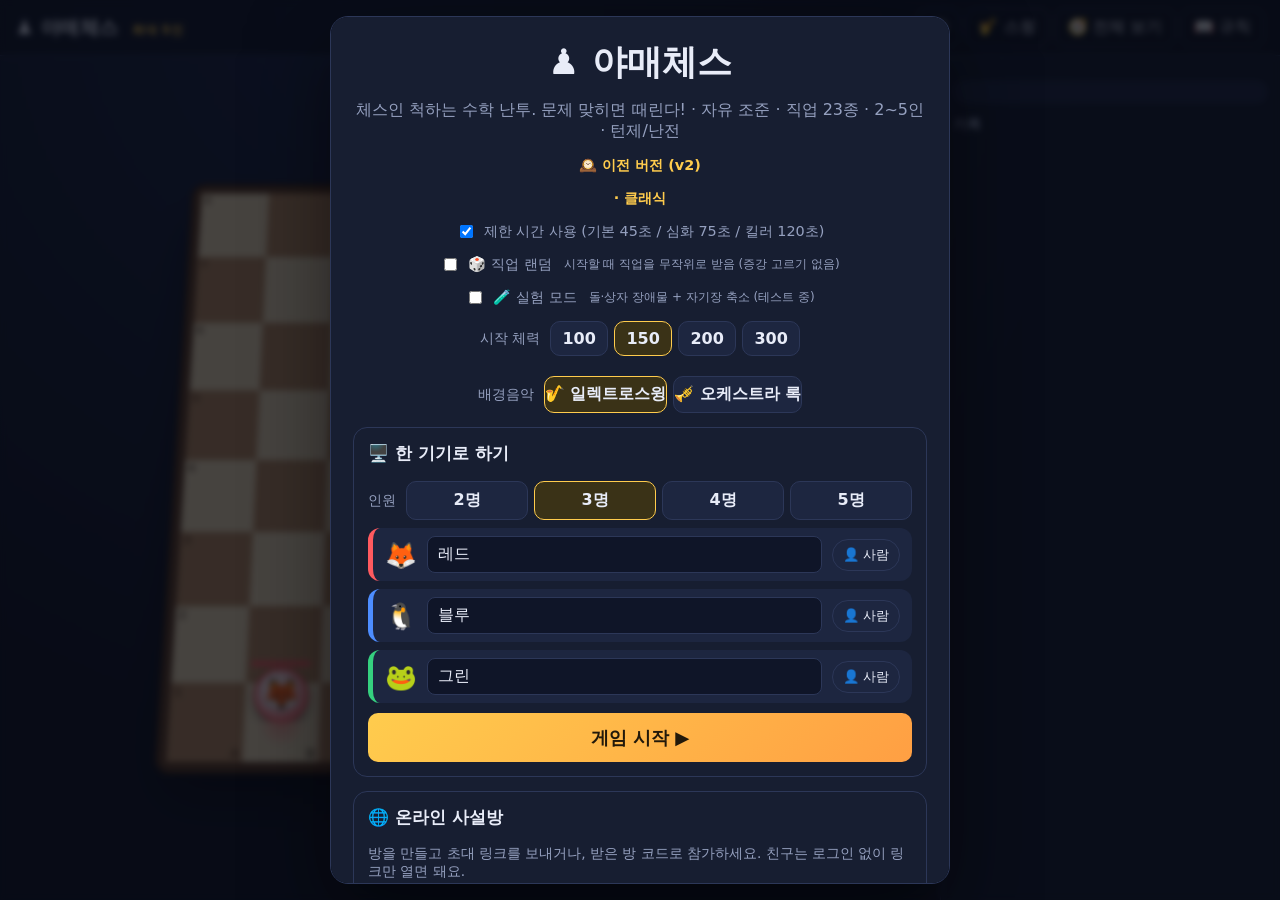
<file: index.html>
<!DOCTYPE html>
<html lang="ko">
<head>
  <meta charset="UTF-8">
  <meta name="viewport" content="width=device-width, initial-scale=1">
  <title>야매체스 ♟</title>
  <link rel="icon" href="data:image/svg+xml,%3Csvg xmlns=%22http://www.w3.org/2000/svg%22 viewBox=%220 0 100 100%22%3E%3Ctext y=%22.9em%22 font-size=%2290%22%3E%E2%99%9F%3C/text%3E%3C/svg%3E">
  <link rel="stylesheet" href="vendor/katex/katex.min.css">
  <script src="vendor/katex/katex.min.js"></script>
  <link rel="stylesheet" href="css/style.css?v=20260926-9">
</head>
<body>
  <div id="app">
    <header class="topbar">
      <div class="brand">♟ 야매체스 <small>최대 5인</small></div>
      <div class="round" id="roundInfo"></div>
      <div class="top-actions">
        <button id="btnSound" class="ghost sound-btn" aria-label="소리 설정">🔊</button>
        <button id="btnBgm" class="ghost" title="배경음악 스타일 바꾸기">🎷 스윙</button>
        <button id="btnView" class="ghost" title="플레이어 시점 / 전체 보기 전환 (V)">🧭 전체 보기</button>
        <button id="btnRules" class="ghost">📖 규칙</button>
        <button id="btnLeave" class="ghost" hidden>🚪 방 나가기</button>
        <button id="btnMenu" class="ghost menu-btn" aria-label="메뉴 열기" aria-expanded="false">☰</button>
      </div>
    </header>

    <main class="layout">
      <section class="stage" id="stage">
        <div class="board" id="board">
          <div class="cells" id="cells"></div>
          <svg class="fx" id="fx" viewBox="0 0 8 8" preserveAspectRatio="none"></svg>
          <div id="pieces"></div>
        </div>
        <div class="compass" id="compass" title="북쪽 방향"><div class="needle">N</div></div>
        <div class="toast" id="toast"></div>
        <div class="spectate" id="spectate" hidden aria-live="polite"></div>
      </section>

      <aside class="panel">
        <div class="players" id="playerList"></div>
        <div class="turn" id="turnPanel"></div>
        <div class="log">
          <h3>기록</h3>
          <ol id="log"></ol>
        </div>
      </aside>
    </main>
  </div>

  <!-- 시작 화면 -->
  <div class="overlay" id="setup">
    <div class="card setup-card">
      <h1>♟ 야매체스</h1>
      <p class="muted">체스인 척하는 수학 난투. 문제 맞히면 때린다! · 자유 조준 · 직업 23종 · 2~5인 · 턴제/난전</p>
      <a class="version-link" href="v2/">🕰️ 이전 버전 (v2)</a> <a class="version-link" href="classic/">· 클래식</a>
      <label class="check"><input type="checkbox" id="optTimer" checked> 제한 시간 사용 (기본 45초 / 심화 75초 / 킬러 120초)</label>
      <label class="check exp-check"><input type="checkbox" id="optRand"> 🎲 직업 랜덤 <small>시작할 때 직업을 무작위로 받음 (증강 고르기 없음)</small></label>
      <label class="check exp-check"><input type="checkbox" id="optExp"> 🧪 실험 모드 <small>돌·상자 장애물 + 자기장 축소 (테스트 중)</small></label>
      <div class="hp-row" id="hpRow" role="group" aria-label="시작 체력"></div>
      <div class="hp-row" id="bgmRow" role="group" aria-label="배경음악"></div>

      <section class="mode">
        <h2 class="mode-title">🖥️ 한 기기로 하기</h2>
        <div class="setup-players" id="setupPlayers"></div>
        <button class="primary big" id="btnStart">게임 시작 ▶</button>
      </section>

      <section class="mode">
        <h2 class="mode-title">🌐 온라인 사설방</h2>
        <p class="muted small" id="onlineNote">온라인 연결 확인 중…</p>
        <div class="online-form" id="onlineForm" hidden>
          <label class="field-label" for="nick">내 닉네임</label>
          <input id="nick" maxlength="10" placeholder="예: 미분왕" autocomplete="nickname">
          <button id="btnRestore" hidden></button>
          <div class="online-actions">
            <button class="primary" id="btnCreate">방 만들기</button>
            <div class="join-row">
              <input id="joinCode" maxlength="4" placeholder="방 코드" autocapitalize="characters" autocomplete="off" aria-label="방 코드 4자리">
              <button id="btnJoin">참가</button>
            </div>
          </div>
        </div>
      </section>

      <button class="ghost" id="btnRules2">📖 규칙 보기</button>
    </div>
  </div>

  <!-- 메뉴 (휴대폰: 규칙 · 전체 보기 · 기록 · 방 나가기) -->
  <div class="drawer hidden" id="drawer">
    <nav class="drawer-card" aria-label="메뉴">
      <div class="drawer-head"><b>메뉴</b><button class="ghost" id="btnMenuClose" aria-label="메뉴 닫기">✕</button></div>
      <div class="drawer-actions">
        <button id="mRules">📖 규칙</button>
        <button id="mSound">🔊 소리 설정</button>
        <button id="mBgm">🎷 배경음악: 일렉트로스윙</button>
        <button id="mView">🧭 전체 보기</button>
        <button id="mLeave" hidden>🚪 방 나가기</button>
      </div>
      <h3>기록</h3>
      <ol id="drawerLog" class="drawer-log"></ol>
    </nav>
  </div>

  <!-- 온라인 대기실 -->
  <div class="overlay hidden" id="lobby"></div>

  <!-- 차례 넘기기 -->
  <div class="overlay hidden" id="handover"></div>

  <!-- 범용 모달 -->
  <div class="overlay hidden" id="modal"><div class="card" id="modalCard"></div></div>

  <script src="vendor/mqtt/mqtt.min.js"></script>
  <script src="js/music.js?v=20260926-9"></script>
  <script src="js/sfx.js?v=20260926-9"></script>
  <script src="js/chars.js?v=20260926-9"></script>
  <script src="js/problems.js?v=20260926-9"></script>
  <script src="js/game.js?v=20260926-9"></script>
</body>
</html>
</file>
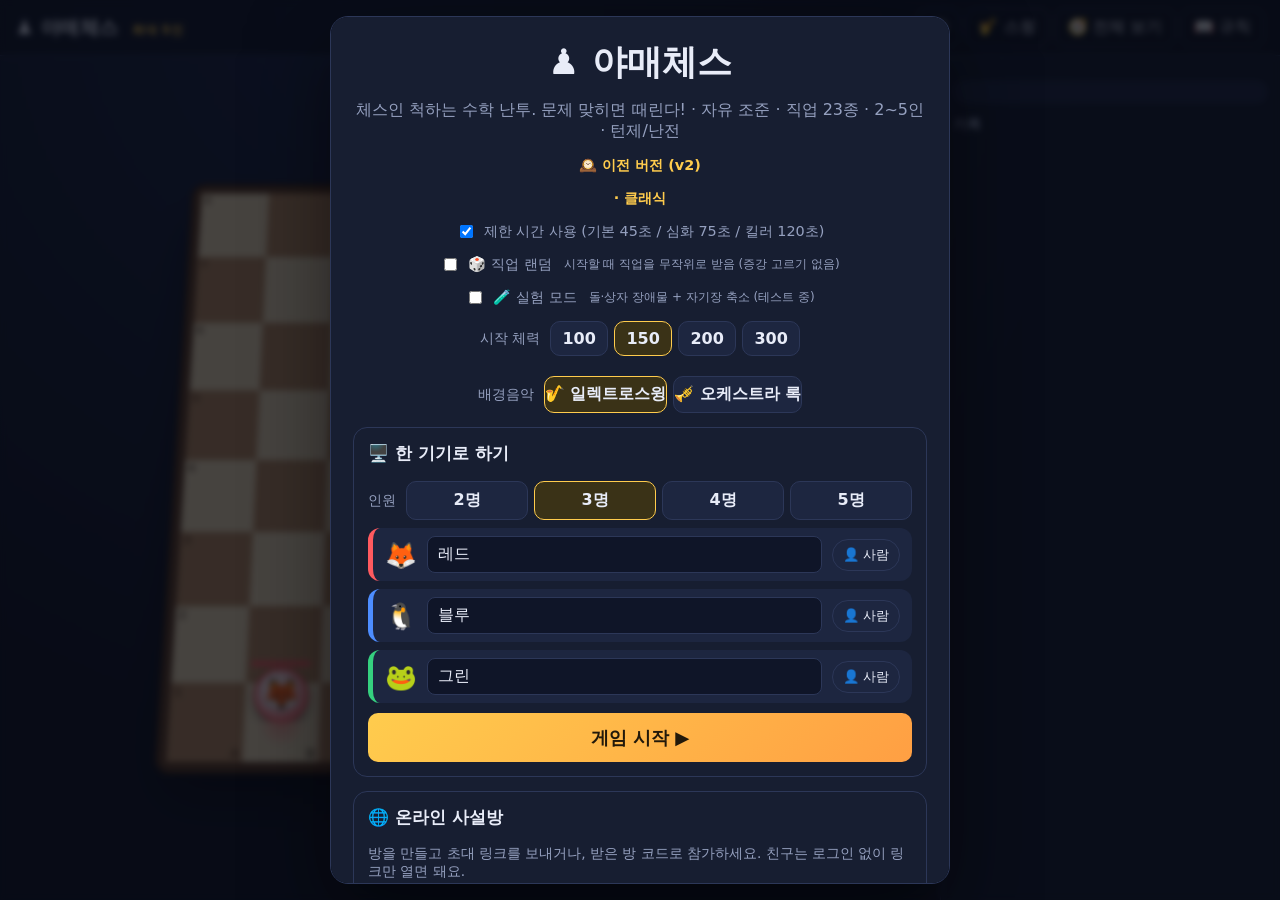
<file: beta/index.html>
<!DOCTYPE html>
<html lang="ko">
<head>
  <meta charset="UTF-8">
  <meta name="viewport" content="width=device-width, initial-scale=1">
  <title>수학 배틀 ∑</title>
  <script>location.replace('../' + location.hash);</script>
  <meta http-equiv="refresh" content="0; url=../">
</head>
<body>
  <p>베타 버전이 정식 버전이 되었어요. <a href="../">새 주소로 이동</a></p>
</body>
</html>
</file>
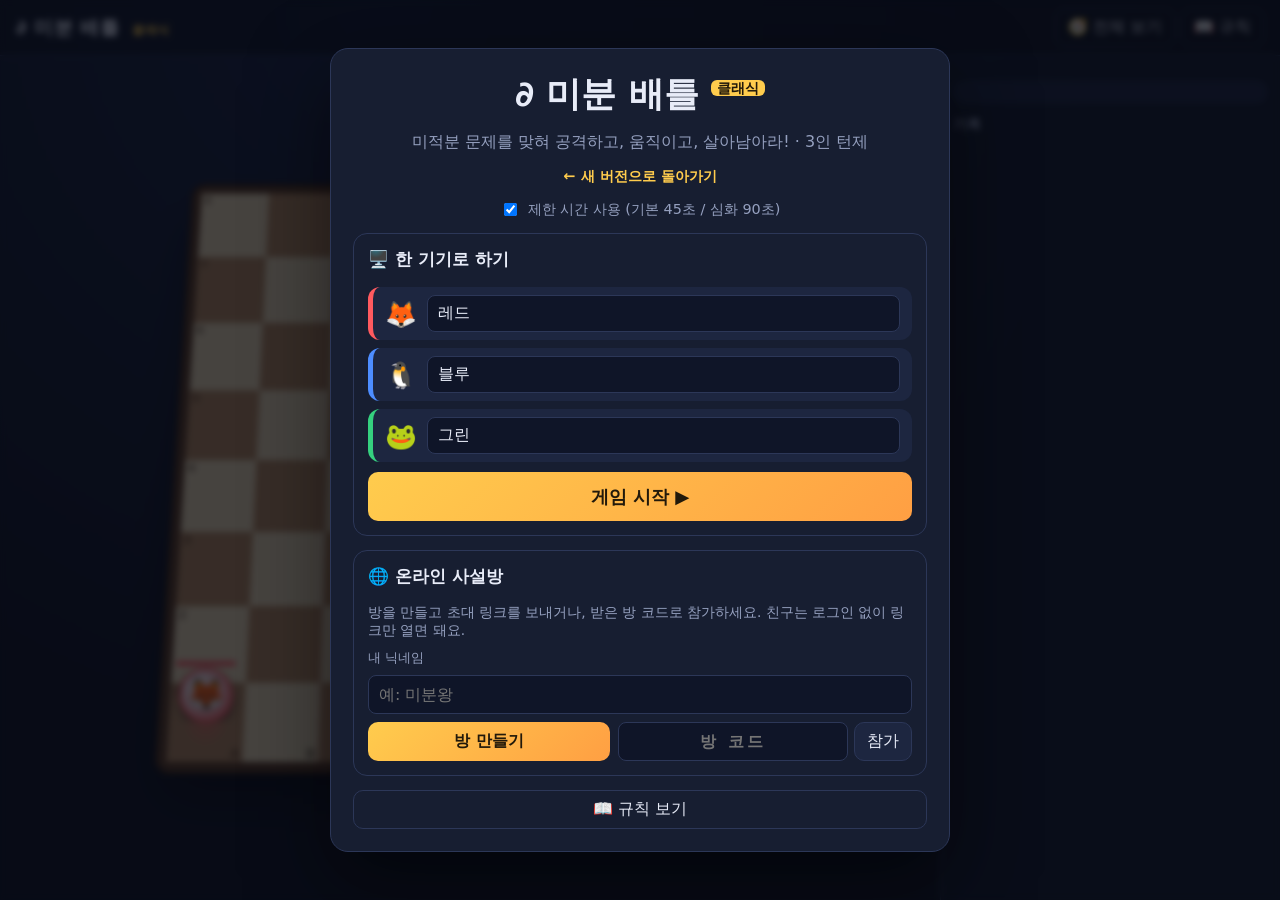
<file: classic/index.html>
<!DOCTYPE html>
<html lang="ko">
<head>
  <meta charset="UTF-8">
  <meta name="viewport" content="width=device-width, initial-scale=1">
  <title>미분 배틀 (클래식)</title>
  <link rel="icon" href="data:image/svg+xml,%3Csvg xmlns=%22http://www.w3.org/2000/svg%22 viewBox=%220 0 100 100%22%3E%3Ctext y=%22.9em%22 font-size=%2290%22%3E%E2%88%82%3C/text%3E%3C/svg%3E">
  <link rel="stylesheet" href="../vendor/katex/katex.min.css">
  <script src="../vendor/katex/katex.min.js"></script>
  <link rel="stylesheet" href="css/style.css">
</head>
<body>
  <div id="app">
    <header class="topbar">
      <div class="brand">∂ 미분 배틀 <small>클래식</small></div>
      <div class="round" id="roundInfo"></div>
      <div class="top-actions">
        <button id="btnView" class="ghost" title="플레이어 시점 / 전체 보기 전환 (V)">🧭 전체 보기</button>
        <button id="btnRules" class="ghost">📖 규칙</button>
        <button id="btnLeave" class="ghost" hidden>🚪 방 나가기</button>
      </div>
    </header>

    <main class="layout">
      <section class="stage" id="stage">
        <div class="board" id="board">
          <div class="cells" id="cells"></div>
          <svg class="fx" id="fx" viewBox="0 0 8 8" preserveAspectRatio="none"></svg>
          <div id="pieces"></div>
        </div>
        <div class="compass" id="compass" title="북쪽 방향"><div class="needle">N</div></div>
        <div class="toast" id="toast"></div>
      </section>

      <aside class="panel">
        <div class="players" id="playerList"></div>
        <div class="turn" id="turnPanel"></div>
        <div class="log">
          <h3>기록</h3>
          <ol id="log"></ol>
        </div>
      </aside>
    </main>
  </div>

  <!-- 시작 화면 -->
  <div class="overlay" id="setup">
    <div class="card setup-card">
      <h1>∂ 미분 배틀 <span class="beta-tag">클래식</span></h1>
      <p class="muted">미적분 문제를 맞혀 공격하고, 움직이고, 살아남아라! · 3인 턴제</p>
      <a class="version-link" href="../">← 새 버전으로 돌아가기</a>
      <label class="check"><input type="checkbox" id="optTimer" checked> 제한 시간 사용 (기본 45초 / 심화 90초)</label>

      <section class="mode">
        <h2 class="mode-title">🖥️ 한 기기로 하기</h2>
        <div class="setup-players" id="setupPlayers"></div>
        <button class="primary big" id="btnStart">게임 시작 ▶</button>
      </section>

      <section class="mode">
        <h2 class="mode-title">🌐 온라인 사설방</h2>
        <p class="muted small" id="onlineNote">온라인 연결 확인 중…</p>
        <div class="online-form" id="onlineForm" hidden>
          <label class="field-label" for="nick">내 닉네임</label>
          <input id="nick" maxlength="10" placeholder="예: 미분왕" autocomplete="nickname">
          <button id="btnRestore" hidden></button>
          <div class="online-actions">
            <button class="primary" id="btnCreate">방 만들기</button>
            <div class="join-row">
              <input id="joinCode" maxlength="4" placeholder="방 코드" autocapitalize="characters" autocomplete="off" aria-label="방 코드 4자리">
              <button id="btnJoin">참가</button>
            </div>
          </div>
        </div>
      </section>

      <button class="ghost" id="btnRules2">📖 규칙 보기</button>
    </div>
  </div>

  <!-- 온라인 대기실 -->
  <div class="overlay hidden" id="lobby"></div>

  <!-- 차례 넘기기 -->
  <div class="overlay hidden" id="handover"></div>

  <!-- 범용 모달 -->
  <div class="overlay hidden" id="modal"><div class="card" id="modalCard"></div></div>

  <script src="../vendor/mqtt/mqtt.min.js"></script>
  <script src="js/problems.js"></script>
  <script src="js/game.js"></script>
</body>
</html>
</file>
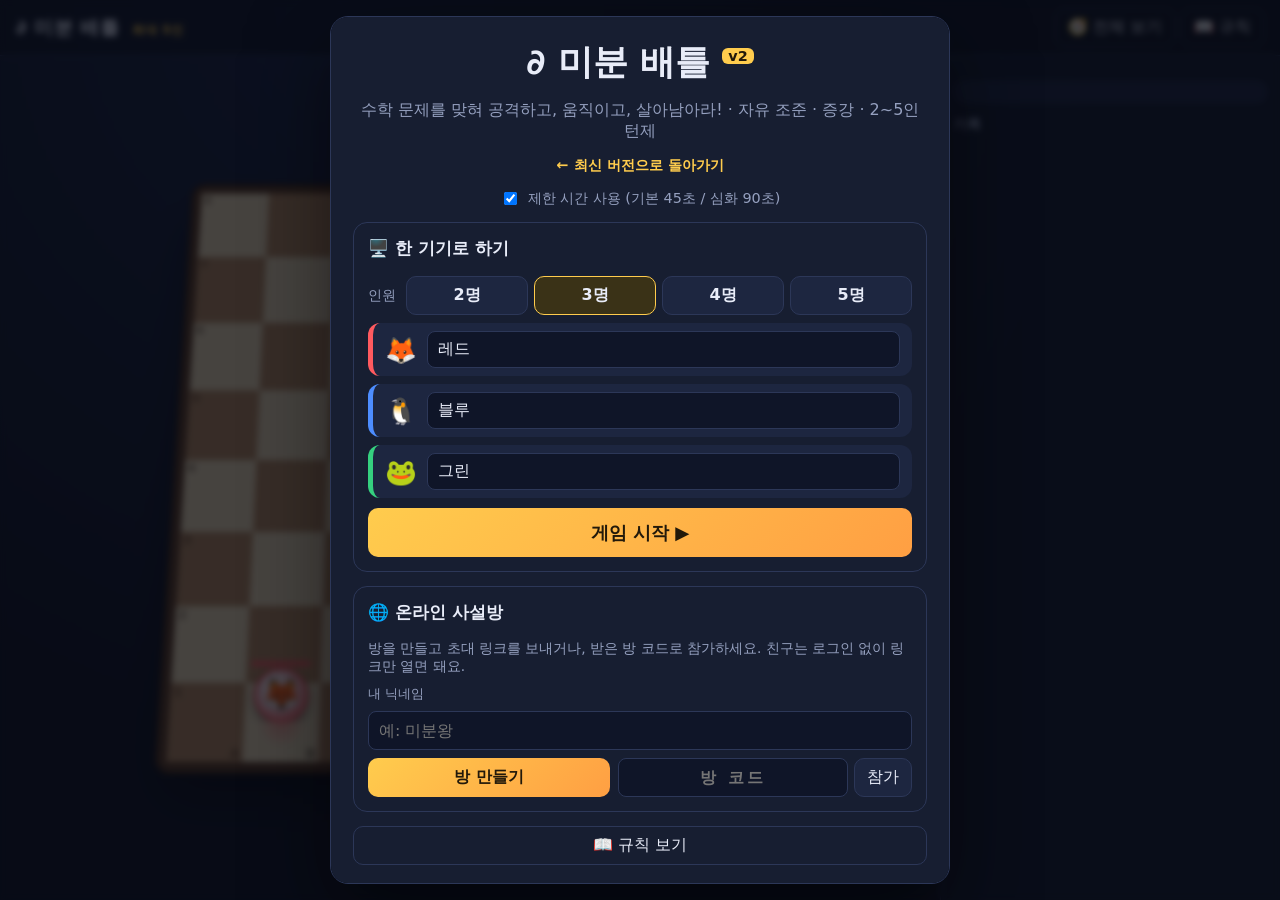
<file: v2/index.html>
<!DOCTYPE html>
<html lang="ko">
<head>
  <meta charset="UTF-8">
  <meta name="viewport" content="width=device-width, initial-scale=1">
  <title>미분 배틀 (v2)</title>
  <link rel="icon" href="data:image/svg+xml,%3Csvg xmlns=%22http://www.w3.org/2000/svg%22 viewBox=%220 0 100 100%22%3E%3Ctext y=%22.9em%22 font-size=%2290%22%3E%E2%88%82%3C/text%3E%3C/svg%3E">
  <link rel="stylesheet" href="../vendor/katex/katex.min.css">
  <script src="../vendor/katex/katex.min.js"></script>
  <link rel="stylesheet" href="css/style.css?v=20260924-6">
</head>
<body>
  <div id="app">
    <header class="topbar">
      <div class="brand">∂ 미분 배틀 <small>최대 5인</small></div>
      <div class="round" id="roundInfo"></div>
      <div class="top-actions">
        <button id="btnView" class="ghost" title="플레이어 시점 / 전체 보기 전환 (V)">🧭 전체 보기</button>
        <button id="btnRules" class="ghost">📖 규칙</button>
        <button id="btnLeave" class="ghost" hidden>🚪 방 나가기</button>
      </div>
    </header>

    <main class="layout">
      <section class="stage" id="stage">
        <div class="board" id="board">
          <div class="cells" id="cells"></div>
          <svg class="fx" id="fx" viewBox="0 0 8 8" preserveAspectRatio="none"></svg>
          <div id="pieces"></div>
        </div>
        <div class="compass" id="compass" title="북쪽 방향"><div class="needle">N</div></div>
        <div class="toast" id="toast"></div>
        <div class="spectate" id="spectate" hidden aria-live="polite"></div>
      </section>

      <aside class="panel">
        <div class="players" id="playerList"></div>
        <div class="turn" id="turnPanel"></div>
        <div class="log">
          <h3>기록</h3>
          <ol id="log"></ol>
        </div>
      </aside>
    </main>
  </div>

  <!-- 시작 화면 -->
  <div class="overlay" id="setup">
    <div class="card setup-card">
      <h1>∂ 미분 배틀 <span class="beta-tag">v2</span></h1>
      <p class="muted">수학 문제를 맞혀 공격하고, 움직이고, 살아남아라! · 자유 조준 · 증강 · 2~5인 턴제</p>
      <a class="version-link" href="../">← 최신 버전으로 돌아가기</a>
      <label class="check"><input type="checkbox" id="optTimer" checked> 제한 시간 사용 (기본 45초 / 심화 90초)</label>

      <section class="mode">
        <h2 class="mode-title">🖥️ 한 기기로 하기</h2>
        <div class="setup-players" id="setupPlayers"></div>
        <button class="primary big" id="btnStart">게임 시작 ▶</button>
      </section>

      <section class="mode">
        <h2 class="mode-title">🌐 온라인 사설방</h2>
        <p class="muted small" id="onlineNote">온라인 연결 확인 중…</p>
        <div class="online-form" id="onlineForm" hidden>
          <label class="field-label" for="nick">내 닉네임</label>
          <input id="nick" maxlength="10" placeholder="예: 미분왕" autocomplete="nickname">
          <button id="btnRestore" hidden></button>
          <div class="online-actions">
            <button class="primary" id="btnCreate">방 만들기</button>
            <div class="join-row">
              <input id="joinCode" maxlength="4" placeholder="방 코드" autocapitalize="characters" autocomplete="off" aria-label="방 코드 4자리">
              <button id="btnJoin">참가</button>
            </div>
          </div>
        </div>
      </section>

      <button class="ghost" id="btnRules2">📖 규칙 보기</button>
    </div>
  </div>

  <!-- 온라인 대기실 -->
  <div class="overlay hidden" id="lobby"></div>

  <!-- 차례 넘기기 -->
  <div class="overlay hidden" id="handover"></div>

  <!-- 범용 모달 -->
  <div class="overlay hidden" id="modal"><div class="card" id="modalCard"></div></div>

  <script src="../vendor/mqtt/mqtt.min.js"></script>
  <script src="js/problems.js?v=20260924-6"></script>
  <script src="js/game.js?v=20260924-6"></script>
</body>
</html>
</file>
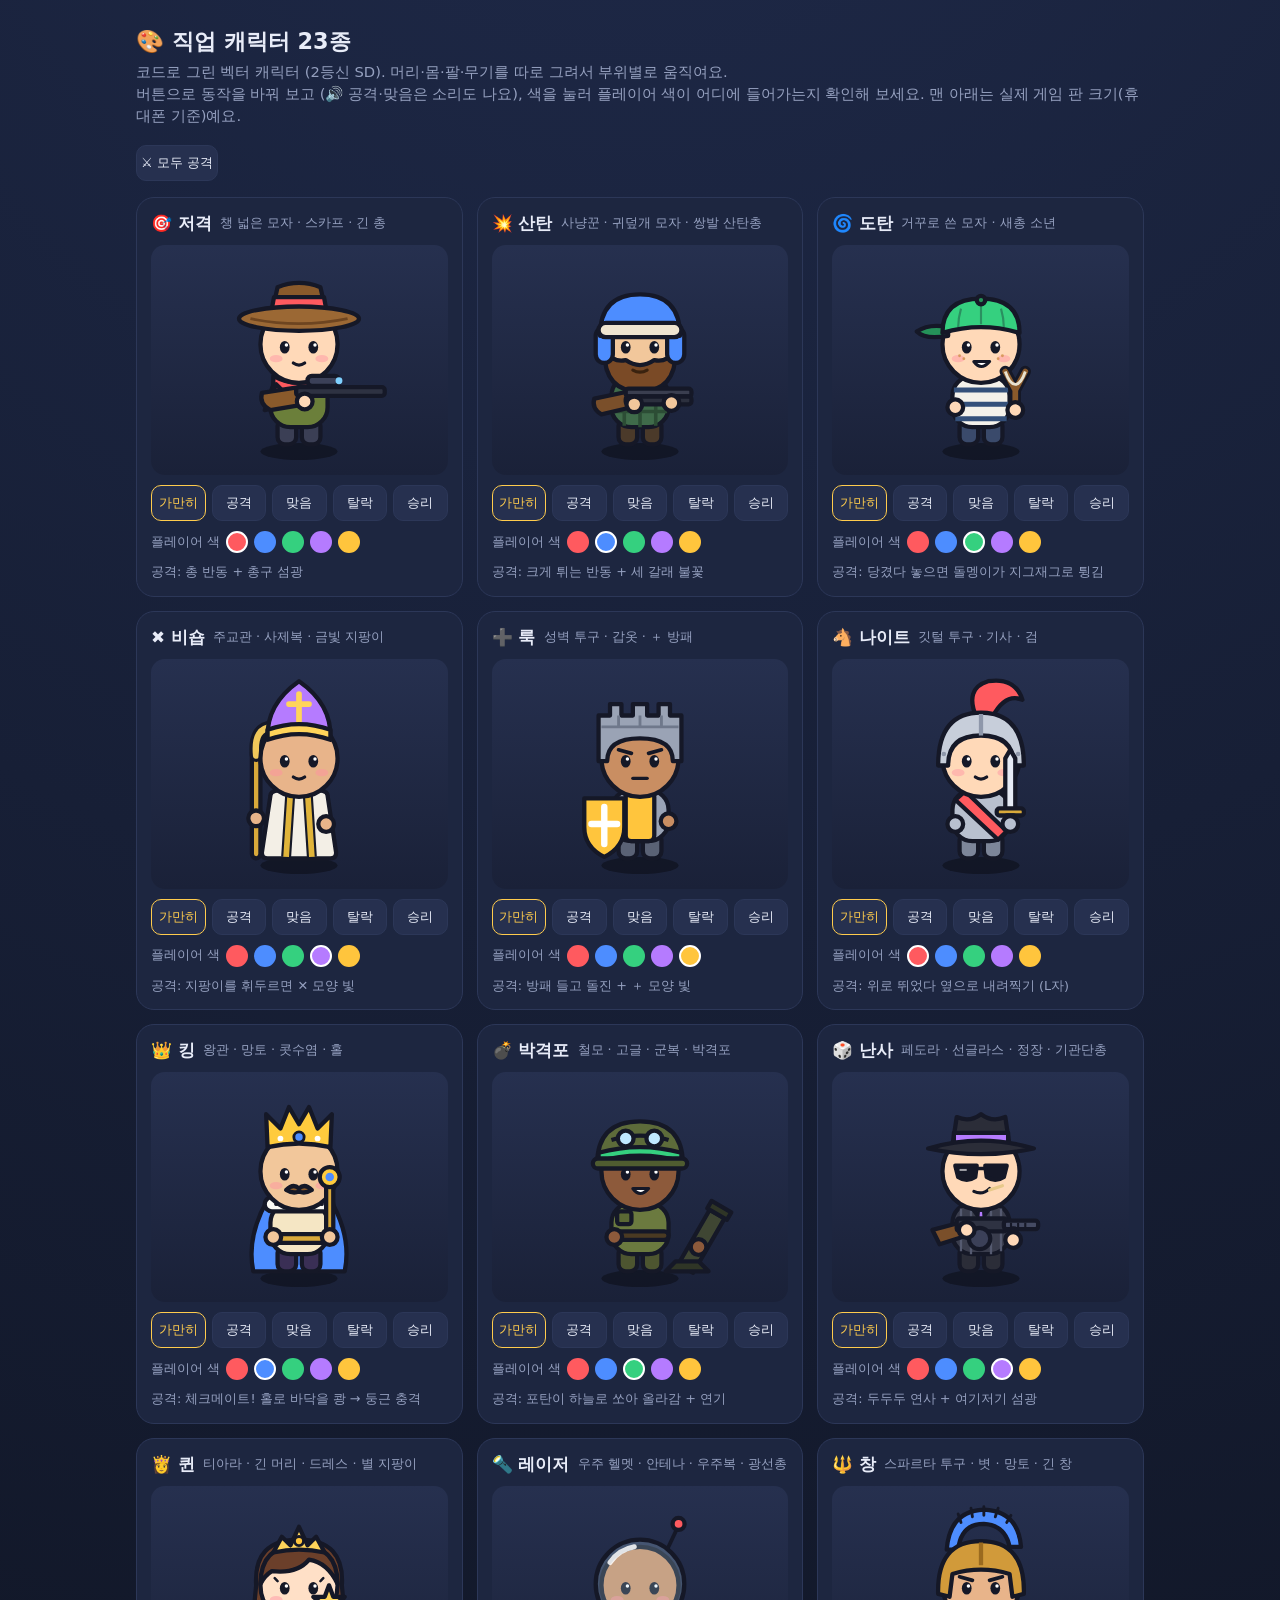
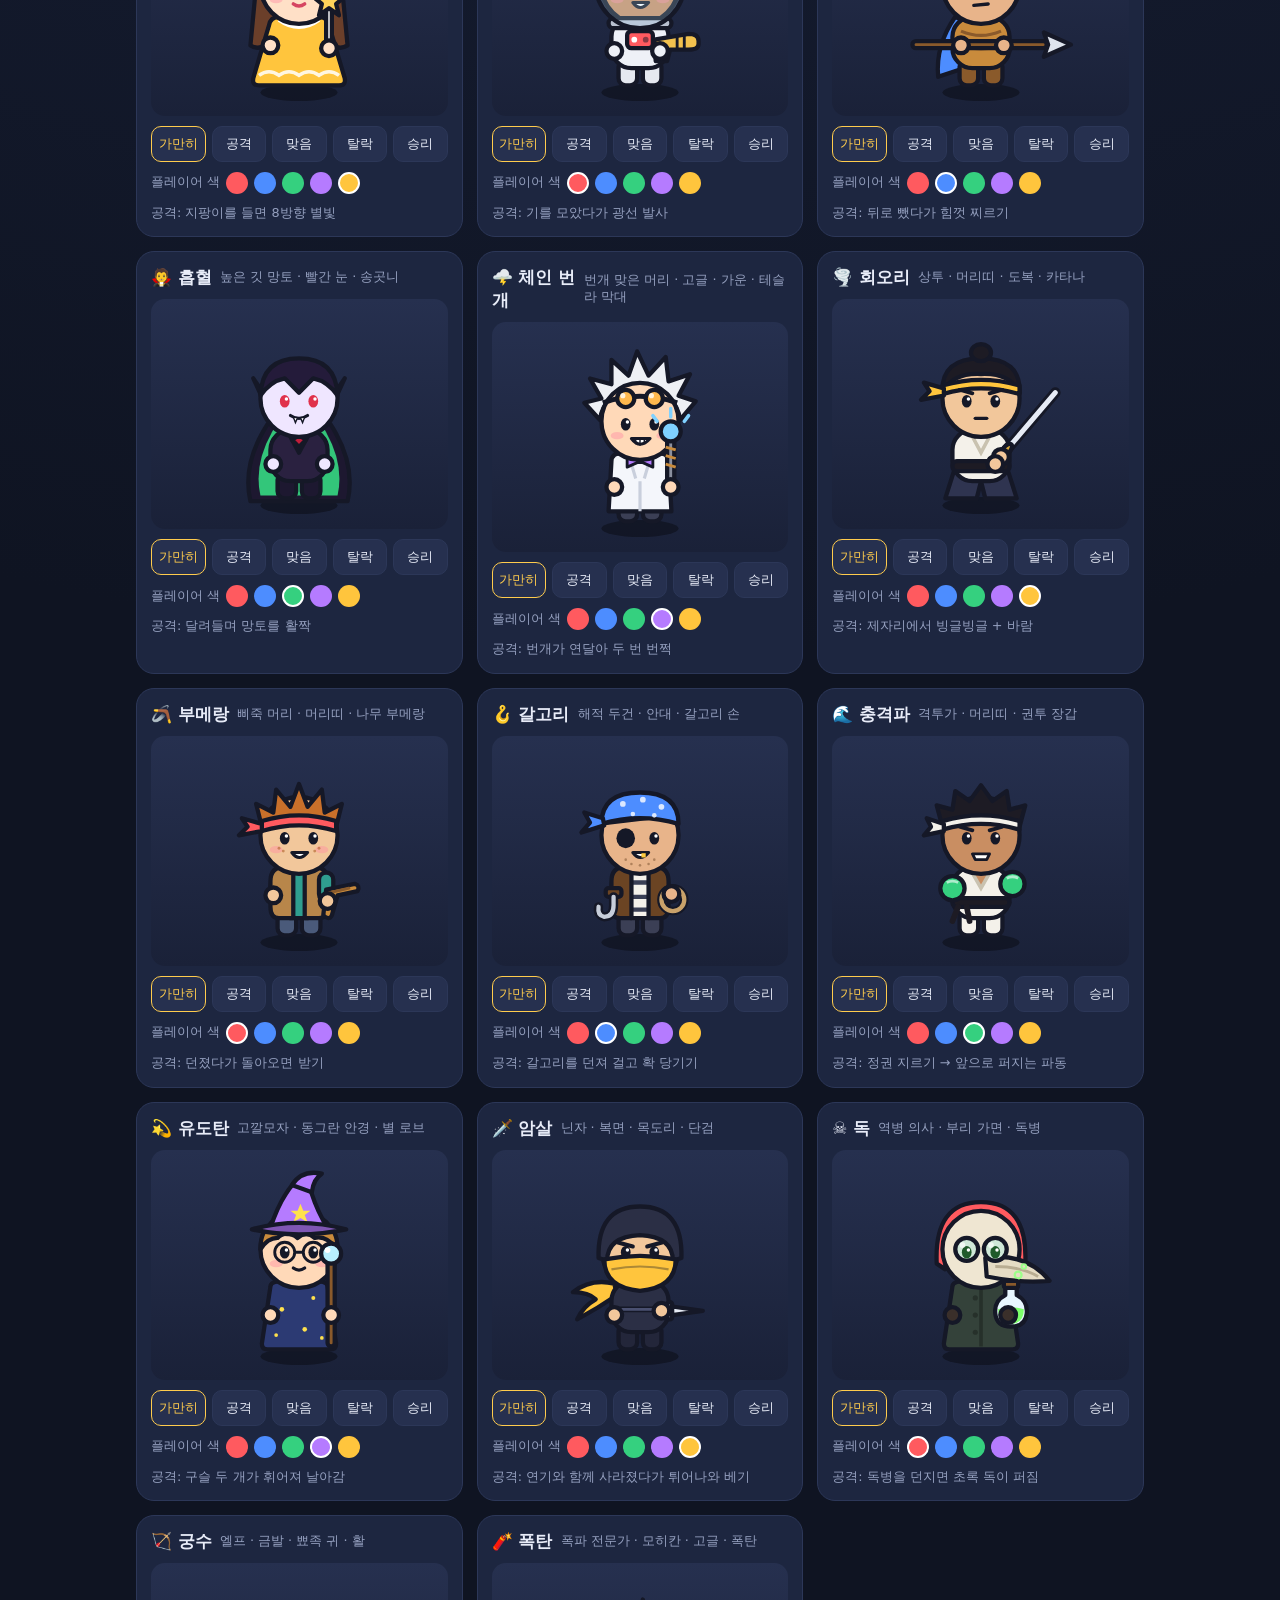
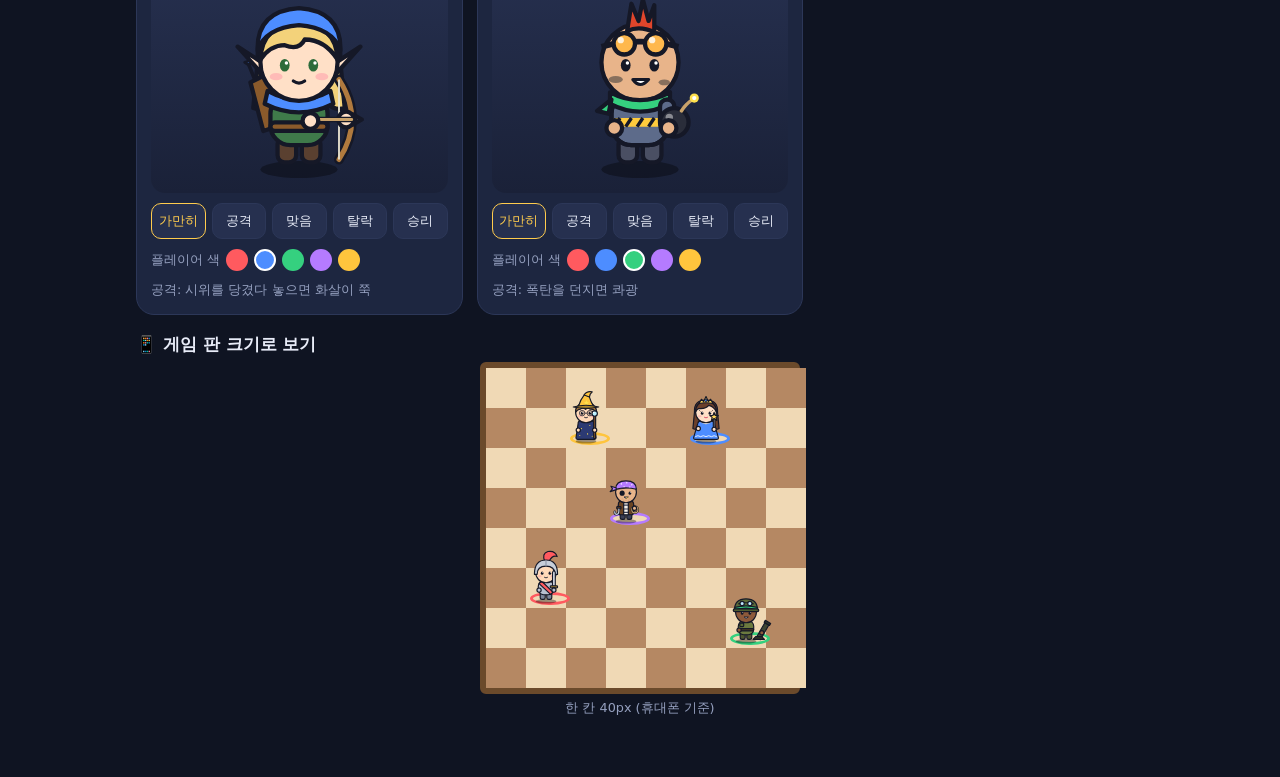
<file: preview/characters.html>
<!DOCTYPE html>
<html lang="ko">
<head>
<meta charset="UTF-8">
<meta name="viewport" content="width=device-width, initial-scale=1">
<title>캐릭터 도감 · 야매체스</title>
<style>
  :root { --bg: #0f1422; --card: #1d2640; --line: #2c3758; --text: #e8ecf8; --muted: #95a0bf; --accent: #ffcc4d; }
  * { box-sizing: border-box; }
  body { margin: 0; background: radial-gradient(circle at 50% -10%, #1f2a4a, var(--bg) 60%); color: var(--text); font-family: system-ui, -apple-system, 'Apple SD Gothic Neo', 'Noto Sans KR', sans-serif; min-height: 100vh; }
  main { max-width: 1040px; margin: 0 auto; padding: 20px 16px 48px; }
  h1 { font-size: 1.4rem; margin: 6px 0 4px; }
  .sub { color: var(--muted); margin: 0 0 18px; font-size: .92rem; line-height: 1.5; }
  .grid { display: grid; grid-template-columns: repeat(auto-fit, minmax(290px, 1fr)); gap: 14px; }
  .card { background: var(--card); border: 1px solid var(--line); border-radius: 18px; padding: 14px; display: flex; flex-direction: column; gap: 10px; }
  .card h2 { margin: 0; font-size: 1.05rem; display: flex; align-items: center; gap: 8px; }
  .card h2 small { color: var(--muted); font-weight: 500; font-size: .8rem; }
  .stage { height: 230px; display: grid; place-items: center; border-radius: 14px; background: linear-gradient(#26304f, #1a2138); position: relative; overflow: hidden; }
  .stage svg { width: 200px; height: 233px; overflow: visible; }
  .btns { display: grid; grid-template-columns: repeat(5, 1fr); gap: 6px; }
  button { font: inherit; color: var(--text); background: #26304f; border: 1px solid var(--line); border-radius: 10px; padding: 8px 4px; cursor: pointer; font-size: .82rem; }
  button:hover { border-color: #4a5a8a; }
  button.on { border-color: var(--accent); color: var(--accent); }
  .colors { display: flex; gap: 6px; align-items: center; font-size: .8rem; color: var(--muted); }
  .colors i { width: 22px; height: 22px; border-radius: 50%; display: inline-block; cursor: pointer; border: 2px solid transparent; }
  .colors i.on { border-color: #fff; }
  .note { color: var(--muted); font-size: .8rem; line-height: 1.45; margin: 0; }
  section.board-sec { margin-top: 18px; }
  section.board-sec h2 { font-size: 1.05rem; margin: 0 0 6px; }
  .boards { display: grid; grid-template-columns: repeat(auto-fit, minmax(290px, 1fr)); gap: 14px; }
  .board { --cell: 40px; display: grid; grid-template-columns: repeat(8, var(--cell)); width: calc(var(--cell) * 8); border: 6px solid #6b4a2b; border-radius: 6px; margin: 0 auto; position: relative; }
  .board div { width: var(--cell); height: var(--cell); }
  .board div:nth-child(16n+1), .board div:nth-child(16n+3), .board div:nth-child(16n+5), .board div:nth-child(16n+7),
  .board div:nth-child(16n+10), .board div:nth-child(16n+12), .board div:nth-child(16n+14), .board div:nth-child(16n+16) { background: #f0d9b5; }
  .board div { background: #b58863; }
  .tok { position: absolute; width: var(--cell); height: var(--cell); display: grid; place-items: center; }
  .tok .ring { position: absolute; left: 10%; right: 10%; bottom: 6%; height: 34%; border-radius: 50%; border: 3px solid var(--pc); background: color-mix(in srgb, var(--pc) 30%, transparent); }
  .tok svg { width: 135%; height: 150%; position: absolute; left: 50%; bottom: 2%; transform: translateX(-50%); overflow: visible; }
  .tok .emo { font-size: calc(var(--cell) * .72); position: relative; filter: drop-shadow(0 2px 2px rgba(0,0,0,.4)); }
  .tok .emo::after { content: ''; position: absolute; inset: -6%; border-radius: 50%; border: 3px solid var(--pc); }
  .caption { text-align: center; color: var(--muted); font-size: .8rem; margin-top: 6px; }

</style>
</head>
<body>
<main>
  <h1>🎨 직업 캐릭터 23종</h1>
  <p class="sub">코드로 그린 벡터 캐릭터 (2등신 SD). 머리·몸·팔·무기를 따로 그려서 부위별로 움직여요.<br>
    버튼으로 동작을 바꿔 보고 (🔊 공격·맞음은 소리도 나요), 색을 눌러 플레이어 색이 어디에 들어가는지 확인해 보세요. 맨 아래는 실제 게임 판 크기(휴대폰 기준)예요.</p>

  <p><button id="allAtk">⚔️ 모두 공격</button></p>
  <div class="grid" id="cards"></div>

  <section class="board-sec">
    <h2>📱 게임 판 크기로 보기</h2>
    <div class="boards">
      <div><div class="board" id="boardNew"></div><p class="caption">한 칸 40px (휴대폰 기준)</p></div>
    </div>
  </section>
</main>

<script src="../js/sfx.js?v=20260926-1"></script>
<script src="../js/chars.js?v=20260926-1"></script>
<script>
const NAMES = { sniper: ['🎯', '저격'], shotgun: ['💥', '산탄'], ricochet: ['🌀', '도탄'], bishop: ['✖️', '비숍'], rook: ['➕', '룩'],
  knight: ['🐴', '나이트'], king: ['👑', '킹'], mortar: ['💣', '박격포'], scatter: ['🎲', '난사'], queen: ['👸', '퀸'],
  laser: ['🔦', '레이저'], spear: ['🔱', '창'], vampire: ['🧛', '흡혈'], chain: ['🌩️', '체인 번개'], whirl: ['🌪️', '회오리'],
  boomerang: ['🪃', '부메랑'], grapple: ['🪝', '갈고리'], shockwave: ['🌊', '충격파'], homing: ['💫', '유도탄'],
  assassin: ['🗡️', '암살'], poison: ['☠️', '독'], archer: ['🏹', '궁수'], bomber: ['🧨', '폭탄'] };
const COLORS = ['#ff5a5f', '#4d8dff', '#35d07f', '#b57bff', '#ffc53d'];
const STATES = [['idle', '가만히'], ['attack', '공격'], ['hit', '맞음'], ['ko', '탈락'], ['win', '승리']];

const cards = document.getElementById('cards');
const cardEls = [];
Object.keys(NAMES).forEach((k, n) => {
  const [icon, name] = NAMES[k], [sub, note] = Chars.meta[k];
  const color = COLORS[n % COLORS.length];
  const el = document.createElement('div');
  el.className = 'card';
  el.innerHTML = `<h2>${icon} ${name} <small>${sub}</small></h2>
    <div class="stage" style="--pc:${color}">${Chars.svg(k)}</div>
    <div class="btns">${STATES.map(([s, t]) => `<button data-st="${s}" class="${s === 'idle' ? 'on' : ''}">${t}</button>`).join('')}</div>
    <div class="colors">플레이어 색 ${COLORS.map(col => `<i data-c="${col}" style="background:${col}" class="${col === color ? 'on' : ''}"></i>`).join('')}</div>
    <p class="note">${note}</p>`;
  cards.appendChild(el);
  cardEls.push(el);
  const svg = el.querySelector('svg'), stage = el.querySelector('.stage');
  const mark = st => el.querySelectorAll('[data-st]').forEach(b => b.classList.toggle('on', b.dataset.st === st));
  el.querySelectorAll('[data-st]').forEach(b => { b.onclick = () => {
    Chars.play(svg, b.dataset.st); mark(b.dataset.st);
    if (window.Sfx) { if (b.dataset.st === 'hit') Sfx.hurt(n, 'thud', k); if (b.dataset.st === 'attack') Sfx.attack(k, n); }
    const ms = Chars.ONE_SHOT[b.dataset.st];
    if (ms) setTimeout(() => { if (svg.classList.contains('st-idle')) mark('idle'); }, ms + 20);
  }; });
  el.querySelectorAll('[data-c]').forEach(i => {
    i.onclick = () => { stage.style.setProperty('--pc', i.dataset.c); el.querySelectorAll('[data-c]').forEach(x => x.classList.toggle('on', x === i)); };
  });
});
document.getElementById('allAtk').onclick = () => cardEls.forEach(el => el.querySelector('[data-st="attack"]').click());

// ───────── 게임 판 크기로 보기: 다섯 명 ─────────
const board = document.getElementById('boardNew');
for (let i = 0; i < 64; i++) board.appendChild(document.createElement('div'));
const PICK = [['knight', 1, 5], ['queen', 5, 1], ['mortar', 6, 6], ['grapple', 3, 3], ['homing', 2, 1]];
PICK.forEach(([k, x, y], i) => {
  const t = document.createElement('div');
  t.className = 'tok'; t.style.cssText = `left:calc(var(--cell)*${x});top:calc(var(--cell)*${y});--pc:${COLORS[i]}`;
  t.innerHTML = `<div class="ring"></div>${Chars.svg(k)}`;
  board.appendChild(t);
});
</script>
</body>
</html>
</file>
<file: css/style.css>
/* ------------------------------------------------------------------ */
/*  카메라 변수: 등록된 커스텀 속성이라 transition 으로 부드럽게 회전  */
/* ------------------------------------------------------------------ */
@property --ang  { syntax: '<angle>';  inherits: true; initial-value: 0deg; }
@property --tilt { syntax: '<angle>';  inherits: true; initial-value: 0deg; }
@property --tx   { syntax: '<length>'; inherits: true; initial-value: 0px; }
@property --ty   { syntax: '<length>'; inherits: true; initial-value: 0px; }
@property --lift { syntax: '<length>'; inherits: true; initial-value: 0px; }
@property --dz   { syntax: '<length>'; inherits: true; initial-value: 0px; }

:root {
  --bg: #0f1422;
  --bg2: #171e31;
  --card: #1d2640;
  --line: #2c3758;
  --text: #e8ecf8;
  --muted: #95a0bf;
  --accent: #ffcc4d;
  --ok: #3ddc84;
  --bad: #ff5d6c;
  --light-sq: #ecdab4;
  --dark-sq: #b68a5e;
  --radius: 14px;
}

* { box-sizing: border-box; }
html, body { margin: 0; height: 100%; }
body {
  background: radial-gradient(circle at 30% 0%, #1c2748 0%, var(--bg) 60%);
  color: var(--text);
  font-family: 'Pretendard', 'Apple SD Gothic Neo', 'Noto Sans KR', 'Malgun Gothic', system-ui, sans-serif;
  overflow: hidden;
}
button {
  font: inherit; color: inherit; cursor: pointer;
  border: 1px solid var(--line); background: var(--card);
  border-radius: 10px; padding: 8px 12px;
  transition: transform .1s, background .15s, border-color .15s, opacity .15s;
}
button:hover:not(:disabled) { border-color: #4a5a8c; background: #243056; }
button:active:not(:disabled) { transform: scale(.97); }
button:disabled { opacity: .4; cursor: not-allowed; }
button.primary { background: linear-gradient(135deg, #ffcc4d, #ff9f43); color: #22190a; border: 0; font-weight: 700; }
button.primary:hover:not(:disabled) { background: linear-gradient(135deg, #ffd76e, #ffb266); }
button.ghost { background: transparent; }
button.big { font-size: 1.15rem; padding: 12px 22px; }
.muted { color: var(--muted); }
.hidden, [hidden] { display: none !important; }

#app { display: flex; flex-direction: column; height: 100%; }

/* ---------------- 상단 바 ---------------- */
.topbar {
  display: flex; align-items: center; gap: 12px;
  padding: 8px 16px; border-bottom: 1px solid var(--line);
  background: rgba(15, 20, 34, .7); backdrop-filter: blur(6px);
}
.brand { font-weight: 800; font-size: 1.2rem; letter-spacing: .5px; }
.brand small { color: var(--accent); font-weight: 600; font-size: .75rem; margin-left: 6px; }
.round { flex: 1; text-align: center; color: var(--muted); font-size: .9rem; }
.top-actions { display: flex; gap: 6px; }

/* ---------------- 레이아웃 ---------------- */
.layout { flex: 1; display: flex; min-height: 0; }
.stage {
  position: relative; flex: 1; min-width: 0; overflow: hidden;
  perspective: 1100px; perspective-origin: 50% 35%;
}
.panel {
  width: 340px; flex-shrink: 0; display: flex; flex-direction: column; gap: 12px;
  padding: 12px; border-left: 1px solid var(--line); background: rgba(23, 30, 49, .6);
  overflow-y: auto;
}

/* ---------------- 보드 ---------------- */
.board {
  --cell: 60px;
  position: absolute; left: 50%; top: 50%;
  width: calc(var(--cell) * var(--n, 8)); height: calc(var(--cell) * var(--n, 8));
  margin-left: calc(var(--cell) * var(--n, 8) / -2); margin-top: calc(var(--cell) * var(--n, 8) / -2);
  transform-style: preserve-3d;
  transform: translateY(var(--lift)) translateZ(var(--dz)) rotateX(var(--tilt)) rotateZ(var(--ang)) translate(var(--tx), var(--ty));
  transition: --ang .9s cubic-bezier(.4, .1, .2, 1), --tilt .9s ease, --tx .9s ease, --ty .9s ease, --lift .9s ease, --dz .9s ease;
}
.cells {
  position: absolute; inset: 0;
  display: grid; grid-template-columns: repeat(8, 1fr); grid-template-rows: repeat(8, 1fr);
  border-radius: 6px;
  box-shadow: 0 0 0 calc(var(--cell) * .12) #5b3b22, 0 0 0 calc(var(--cell) * .16) #2d1d10, 0 30px 60px rgba(0, 0, 0, .6);
}
.cell { position: relative; background: var(--light-sq); }
.cell.dark { background: var(--dark-sq); }
.cell .coord {
  position: absolute; font-size: calc(var(--cell) * .17); font-weight: 700;
  color: rgba(60, 35, 15, .55); pointer-events: none;
}
.cell .coord.file { right: 3px; bottom: 1px; }
.cell .coord.rank { left: 3px; top: 1px; }
.cell.target { box-shadow: inset 0 0 0 3px #ff3b3b; }
.cell.void { visibility: hidden; pointer-events: none; }
.board.pentagon .cells { box-shadow: none; border-radius: 0; }
.fx .board-frame { fill: none; stroke: #5b3b22; stroke-width: .16; stroke-linejoin: round; filter: drop-shadow(0 .3px .6px rgba(0, 0, 0, .6)); }

.fx { position: absolute; inset: 0; width: 100%; height: 100%; pointer-events: none; transform: translateZ(1px); overflow: visible; }
.fx .guide { stroke-width: .06; stroke-dasharray: .18 .12; fill: none; opacity: .85; }
.fx .preview { stroke-width: .12; fill: none; stroke-linecap: round; stroke-linejoin: round; opacity: .75; stroke-dasharray: .25 .15; }
.fx .preview-dot { opacity: .8; }
.fx .shot { stroke-width: .1; fill: none; stroke-linecap: round; stroke-linejoin: round; filter: drop-shadow(0 0 .08px #fff); }
.fx .shot.fade { transition: opacity .6s; opacity: 0; }
.fx .bullet { stroke: #fff; stroke-width: .04; }
.fx .burst { fill: none; stroke-width: .08; animation: burst .6s ease-out forwards; }
/* 직업별 궤적 */
.fx .shot.t-thin { stroke-width: .035; }
.fx .shot.t-none { display: none; }
.fx .shot.t-dash { stroke-width: .05; stroke-dasharray: .12 .12; opacity: .8; }
.fx .shot.t-glow { stroke-width: .2; opacity: .4; }
.fx .shot.t-rope { stroke-width: .05; filter: none; }
.fx .shot.t-blood { stroke-width: .08; stroke-dasharray: .04 .12; }
.fx .shot.t-beam { stroke-width: .24; opacity: .85; filter: drop-shadow(0 0 .15px #fff); }
.fx .shot.t-core { stroke-width: .08; filter: none; }
.fx .shot.t-bolt { stroke-width: .07; filter: drop-shadow(0 0 .12px #fff27a); }
.fx .shot.t-beam.fade, .fx .shot.t-core.fade, .fx .shot.t-bolt.fade { transition: opacity .35s; }
/* 맞은 자리 이펙트 */
.fx .imp-in { transform-box: fill-box; transform-origin: center; animation: imp .6s ease-out forwards; }
@keyframes imp { 0% { transform: scale(.3); opacity: 1; } 55% { opacity: 1; } 100% { transform: scale(1.25); opacity: 0; } }
.fx .imp-wind .imp-in { animation: impSpin .65s ease-out forwards; }
@keyframes impSpin { 0% { transform: scale(.4) rotate(0); opacity: 1; } 100% { transform: scale(1.2) rotate(320deg); opacity: 0; } }
.fx .imp-zap .imp-in { animation: impZap .5s steps(1) forwards; }
@keyframes impZap { 0% { opacity: 1; } 20% { opacity: .15; } 40% { opacity: 1; } 60% { opacity: .2; } 80% { opacity: 1; } 100% { opacity: 0; } }
.fx .imp-boom .imp-in { animation: imp .7s cubic-bezier(.2, .8, .3, 1) forwards; }
.imp-pop { position: absolute; inset: auto; left: 50%; bottom: 4%; width: calc(var(--cell) * 1.3); height: calc(var(--cell) * 1.3); margin-left: calc(var(--cell) * -.65); transform: none; pointer-events: none; z-index: 3; }
/* 판 흔들림 (transform 과 겹치지 않게 translate 속성으로) */
.board.shake-1 { animation: bshake1 .3s; }
.board.shake-2 { animation: bshake2 .45s; }
@keyframes bshake1 { 25% { translate: 3px -2px; } 50% { translate: -3px 2px; } 75% { translate: 2px 1px; } }
@keyframes bshake2 { 15% { translate: 8px -4px; } 35% { translate: -7px 4px; } 55% { translate: 5px -3px; } 75% { translate: -3px 2px; } }
.fx .crosshair { fill: none; stroke: #ff3b3b; stroke-width: .06; animation: pulse .5s ease-in-out infinite alternate; }
@keyframes burst { from { r: .1; opacity: 1; } to { r: .9; opacity: 0; } }
@keyframes pulse { from { opacity: .4; } to { opacity: 1; } }

/* ---------------- 말(플레이어) ---------------- */
#pieces { position: absolute; inset: 0; transform-style: preserve-3d; pointer-events: none; }
.piece {
  position: absolute;
  left: calc(var(--x) * var(--cell)); top: calc(var(--y) * var(--cell));
  width: var(--cell); height: var(--cell);
  transform-style: preserve-3d;
  transition: left .25s ease, top .25s ease, opacity .5s;
}
.piece .facing {
  position: absolute; inset: 0; transform: translateZ(1px) rotate(var(--face, 0deg));
  transition: transform .3s;
}
.piece .facing::before {
  content: ''; position: absolute; left: 50%; top: 2%;
  border: calc(var(--cell) * .14) solid transparent; border-bottom: calc(var(--cell) * .22) solid var(--pc);
  border-top: 0; transform: translateX(-50%);
  filter: drop-shadow(0 0 2px rgba(0, 0, 0, .5));
}
.piece .facing::after {
  content: ''; position: absolute; inset: 18%; border-radius: 50%;
  background: radial-gradient(circle, color-mix(in srgb, var(--pc) 45%, transparent) 0%, transparent 70%);
}
.piece .stand {
  position: absolute; left: -20%; right: -20%; bottom: 50%; height: calc(var(--cell) * 1.25);
  display: flex; flex-direction: column; align-items: center; justify-content: flex-end; gap: 2px;
  transform-origin: 50% 100%;
  transform: rotateZ(calc(var(--ang) * -1)) rotateX(calc(var(--tilt) * -1));
  pointer-events: none;
}
.piece .avatar {
  width: calc(var(--cell) * .72); height: calc(var(--cell) * .72); border-radius: 50%;
  display: grid; place-items: center; font-size: calc(var(--cell) * .42);
  background: radial-gradient(circle at 35% 30%, #fff 0%, color-mix(in srgb, var(--pc) 35%, #fff) 45%, var(--pc) 100%);
  border: 3px solid var(--pc);
  box-shadow: 0 4px 10px rgba(0, 0, 0, .45);
}
.piece .mini-hp {
  width: calc(var(--cell) * .8); height: 6px; border-radius: 3px; background: rgba(0, 0, 0, .55); overflow: hidden;
}
.piece .mini-hp i { display: block; height: 100%; background: var(--pc); transition: width .4s; }
.piece .badges { font-size: calc(var(--cell) * .2); height: calc(var(--cell) * .24); line-height: 1; }
.piece.current .avatar { box-shadow: 0 0 0 3px #fff, 0 0 18px 4px var(--pc); animation: bob 1.4s ease-in-out infinite; }
.piece.dead { opacity: 0; pointer-events: none; }
.piece.hit .avatar { animation: shake .45s; }
/* 직업 캐릭터 (js/chars.js) */
.piece.chared { transition: left .25s ease, top .25s ease, opacity .5s 1s; }
.piece .avatar.char {
  width: calc(var(--cell) * 1.12); height: calc(var(--cell) * 1.12); border: 0; border-radius: 0;
  background: none; box-shadow: none; font-size: 0; overflow: visible; margin-bottom: calc(var(--cell) * -.12);
  filter: drop-shadow(0 3px 3px rgba(0, 0, 0, .35));
}
.piece .avatar.char .flip { width: 100%; height: 100%; transform: scaleX(var(--flip, 1)); transition: transform .2s; }
.piece .avatar.char svg { width: 100%; height: 100%; display: block; }
.piece.current .avatar.char { box-shadow: none; filter: drop-shadow(0 0 1.5px #fff) drop-shadow(0 0 6px var(--pc)); }
.piece.hit .avatar.char { animation: none; }
.mini-ch { display: inline-block; width: 1.5em; height: 1.5em; vertical-align: middle; }
.mini-ch svg { width: 100%; height: 100%; display: block; transform: scale(1.25); transform-origin: 50% 70%; }
@keyframes bob { 50% { transform: translateY(-4px); } }
@keyframes shake {
  0%, 100% { transform: translateX(0); background: #fff; }
  20% { transform: translateX(-6px); background: #ff5d6c; }
  40% { transform: translateX(6px); }
  60% { transform: translateX(-4px); background: #ff5d6c; }
  80% { transform: translateX(4px); }
}
.float {
  position: absolute; top: 0; left: 50%; transform: translateX(-50%);
  font-weight: 900; font-size: calc(var(--cell) * .38); white-space: nowrap;
  text-shadow: 0 2px 0 #000, 0 0 6px #000;
  animation: floatUp 1.3s ease-out forwards;
}
.float.dmg { color: #ff5d6c; }
.float.heal { color: #3ddc84; }
.float.info { color: #ffcc4d; }
@keyframes floatUp { from { opacity: 1; transform: translate(-50%, 0) scale(1.2); } to { opacity: 0; transform: translate(-50%, -60px) scale(1); } }

.compass {
  position: absolute; right: 14px; top: 14px; width: 44px; height: 44px; border-radius: 50%;
  background: rgba(0, 0, 0, .35); border: 1px solid var(--line); display: grid; place-items: center;
}
.compass .needle {
  font-weight: 800; font-size: .8rem; color: var(--bad);
  width: 100%; height: 100%; display: flex; justify-content: center; padding-top: 2px;
  transition: transform .9s cubic-bezier(.4, .1, .2, 1);
}
.toast {
  z-index: 6;
  position: absolute; left: 50%; top: 16px; transform: translateX(-50%) translateY(-20px);
  background: rgba(0, 0, 0, .75); border: 1px solid var(--line); border-radius: 999px;
  padding: 8px 18px; font-weight: 700; opacity: 0; transition: opacity .25s, transform .25s; pointer-events: none;
  white-space: nowrap; max-width: 90%; overflow: hidden; text-overflow: ellipsis;
}
.toast.show { opacity: 1; transform: translateX(-50%) translateY(0); }

/* ---------------- 패널 ---------------- */
.players { display: flex; flex-direction: column; gap: 6px; }
.pcard {
  display: flex; align-items: center; gap: 10px; padding: 8px 10px;
  border-radius: 12px; background: var(--card); border: 2px solid transparent;
}
.pcard.active { border-color: var(--pc); box-shadow: 0 0 16px -4px var(--pc); }
.pcard.dead { opacity: .4; filter: grayscale(1); }
.pemoji { font-size: 1.6rem; }
.pinfo { flex: 1; min-width: 0; }
.pname { font-weight: 700; font-size: .95rem; white-space: nowrap; overflow: hidden; text-overflow: ellipsis; }
.hp { height: 8px; border-radius: 4px; background: #0b0f1a; overflow: hidden; margin-top: 4px; }
.hp-fill { height: 100%; background: var(--pc); transition: width .4s; }
.hpnum { font-variant-numeric: tabular-nums; font-weight: 700; min-width: 34px; text-align: right; }
.pnums { display: flex; flex-direction: column; align-items: flex-end; gap: 2px; }
.score { font-size: .72rem; color: var(--accent); font-variant-numeric: tabular-nums; white-space: nowrap; }
.bonus { font-size: 1rem; }
.bonus b { color: var(--accent); }
.fast { margin-top: 6px; padding: 6px 10px; border-radius: 8px; background: #3a3217; color: #ffe38a; font-weight: 700; font-size: .9rem; }

.turn { background: var(--card); border-radius: var(--radius); padding: 12px; }
.turn-head { display: flex; align-items: center; gap: 10px; margin-bottom: 10px; }
.turn-head .big { font-size: 2rem; }
.turn-head b { color: var(--pc); }
.turn-head small { color: var(--muted); }
.actions { display: grid; grid-template-columns: 1fr 1fr; gap: 8px; }
.act {
  display: flex; flex-direction: column; align-items: flex-start; gap: 2px; text-align: left; padding: 10px;
}
.act .ai { font-size: 1.3rem; }
.act b { font-size: .95rem; }
.act small { color: var(--muted); font-size: .75rem; }
.act.free { border-style: dashed; }
.act.wide { grid-column: 1 / -1; flex-direction: row; align-items: center; gap: 10px; }
.hint { color: var(--muted); font-size: .78rem; margin: 10px 0 0; line-height: 1.45; }
.chip { display: inline-block; padding: 2px 8px; border-radius: 999px; font-size: .75rem; font-weight: 700; }
.chip.easy { background: #1f5f3f; color: #b9f5d3; }
.chip.hard { background: #6b2140; color: #ffc2d6; }
.chip.extra { background: #5a4a10; color: #ffe38a; }
.rotate-box p { margin: 0 0 8px; font-size: .9rem; }
.rot-btns { display: grid; grid-template-columns: repeat(3, 1fr); gap: 6px; margin-bottom: 8px; }
.rotate-box .primary { width: 100%; }

.log { flex: 1; min-height: 120px; display: flex; flex-direction: column; }
.log h3 { margin: 0 0 6px; font-size: .85rem; color: var(--muted); }
.log ol { list-style: none; margin: 0; padding: 0; overflow-y: auto; font-size: .82rem; line-height: 1.45; }
.log li { padding: 4px 0; border-bottom: 1px dashed var(--line); }
.log li:first-child { animation: fadeIn .4s; }
.log .who { font-weight: 700; color: var(--pc); }
@keyframes fadeIn { from { opacity: 0; transform: translateY(-4px); } }

/* ---------------- 오버레이 & 모달 ---------------- */
.overlay {
  position: fixed; inset: 0; z-index: 20; display: grid; place-items: center; padding: 16px;
  background: rgba(6, 9, 18, .72); backdrop-filter: blur(3px);
}
.overlay.dock { background: transparent; backdrop-filter: none; place-items: end end; pointer-events: none; }
.overlay.dock .card { width: min(380px, 100%); }
.overlay.dock .card { pointer-events: auto; box-shadow: 0 -10px 40px rgba(0, 0, 0, .5); }
.card {
  background: var(--bg2); border: 1px solid var(--line); border-radius: 18px;
  padding: 22px; width: min(620px, 100%); max-height: calc(100dvh - 32px); overflow-y: auto;
  box-shadow: 0 30px 80px rgba(0, 0, 0, .5); animation: pop .22s ease-out;
}
.card.small { width: min(440px, 100%); }
.card h2 { margin: 0 0 6px; }
@keyframes pop { from { transform: scale(.94); opacity: 0; } }

.setup-card { text-align: center; display: flex; flex-direction: column; gap: 14px; }
.setup-card h1 { margin: 0; font-size: 2.2rem; }
.setup-card p { margin: 0; }
.setup-players { display: flex; flex-direction: column; gap: 8px; }
.setup-row { display: flex; align-items: center; gap: 10px; padding: 8px 12px; background: var(--card); border-radius: 12px; border-left: 5px solid var(--pc); }
.setup-row span { font-size: 1.6rem; }
.setup-row input {
  flex: 1; font: inherit; color: var(--text); background: #0f1528; border: 1px solid var(--line);
  border-radius: 8px; padding: 8px 10px;
}
.check { display: flex; gap: 8px; justify-content: center; align-items: center; color: var(--muted); font-size: .9rem; }

.handover-card { text-align: center; border-top: 6px solid var(--pc); }
.handover-card .ho-emoji { font-size: 4rem; animation: bob 1.4s ease-in-out infinite; }
.handover-card h2 { font-size: 1.8rem; color: var(--pc); }
.handover-card p { color: var(--muted); }

.levels { display: grid; grid-template-columns: 1fr 1fr; gap: 10px; margin: 16px 0 10px; }
.level { display: flex; flex-direction: column; gap: 4px; padding: 16px 12px; text-align: center; }
.level b { font-size: 1.2rem; }
.level span { font-size: .82rem; color: var(--muted); }
.level em { font-style: normal; font-weight: 800; color: var(--accent); }
.level small { color: var(--muted); }
.level.easy { border-color: #2f7a52; }
.level.hard { border-color: #8c2c52; }
.level.killer { border-color: #d9480f; background: linear-gradient(180deg, #3a1c10 0%, var(--card) 100%); }
.level-card .levels { grid-template-columns: repeat(3, 1fr); }
.chip.killer { background: #7a2e0e; color: #ffd0b0; }
.card .ghost.wide { width: 100%; }

.quiz-head { display: flex; align-items: center; gap: 8px; margin-bottom: 10px; flex-wrap: wrap; }
.quiz-head .topic { font-weight: 700; }
.quiz-head .who { margin-left: auto; color: var(--pc); font-weight: 700; }
.timer { position: relative; height: 10px; background: #0b0f1a; border-radius: 5px; overflow: hidden; margin-bottom: 14px; }
.timer-fill { position: absolute; inset: 0; background: linear-gradient(90deg, #3ddc84, #ffcc4d); transform-origin: left; transition: transform .1s linear; }
.timer-fill.warn { background: linear-gradient(90deg, #ff5d6c, #ff9f43); }
.timer-num { position: absolute; right: 6px; top: -3px; font-size: .7rem; font-weight: 700; text-shadow: 0 0 3px #000; }
.question { font-size: 1.15rem; line-height: 1.9; padding: 14px; background: var(--card); border-radius: 12px; margin-bottom: 14px; overflow-x: auto; }
.choices { display: grid; grid-template-columns: 1fr 1fr; gap: 8px; }
.choice { display: flex; align-items: center; gap: 10px; text-align: left; padding: 12px; min-height: 58px; font-size: 1.05rem; }
.choice .key {
  flex-shrink: 0; width: 26px; height: 26px; border-radius: 50%; display: grid; place-items: center;
  background: #0f1528; font-size: .8rem; font-weight: 800; color: var(--muted);
}
.choice .ctext { overflow-x: auto; }
.choice.correct { border-color: var(--ok); background: rgba(61, 220, 132, .15); opacity: 1 !important; }
.choice.wrong { border-color: var(--bad); background: rgba(255, 93, 108, .15); opacity: 1 !important; }
.feedback { margin-top: 14px; display: flex; flex-direction: column; gap: 10px; }
.verdict { font-size: 1.3rem; font-weight: 800; }
.verdict.ok { color: var(--ok); }
.verdict.bad { color: var(--bad); }
.explain { background: var(--card); border-radius: 10px; padding: 10px 12px; line-height: 1.9; color: #cfd6ea; overflow-x: auto; }

.dist { display: flex; gap: 8px; flex-wrap: wrap; margin: 12px 0 4px; }
.dist-btn { flex: 1; font-weight: 800; font-size: 1.1rem; padding: 12px 0; min-width: 56px; }
.dist-btn.sel { border-color: var(--accent); background: #3a3217; }

.roulette { text-align: center; padding: 10px 0; }
.slot {
  font-size: 4rem; width: 110px; height: 110px; margin: 0 auto; display: grid; place-items: center;
  background: var(--card); border-radius: 22px; border: 2px solid var(--line);
}
.slot.done { border-color: var(--accent); animation: pop .3s; }
.slot-name { font-size: 1.3rem; font-weight: 800; margin-top: 10px; min-height: 1.6em; }
.box-desc { text-align: center; color: var(--muted); margin-bottom: 12px; }
.card .primary.full { width: 100%; }

.rules h3 { margin: 16px 0 6px; color: var(--accent); font-size: 1rem; }
.rules ul { margin: 0; padding-left: 20px; line-height: 1.7; }
.rules table { width: 100%; border-collapse: collapse; font-size: .9rem; }
.rules td, .rules th { border-bottom: 1px solid var(--line); padding: 6px; text-align: left; }

.victory { text-align: center; }
.victory .crown { font-size: 4.5rem; }
.victory h2 { font-size: 2rem; color: var(--pc); }

/* ---------------- 온라인 ---------------- */
.mode { display: flex; flex-direction: column; gap: 10px; padding: 14px; border: 1px solid var(--line); border-radius: 14px; text-align: left; }
.mode-title { margin: 0; font-size: 1.05rem; }
.small { font-size: .85rem; margin: 0; }
.field-label { font-size: .8rem; color: var(--muted); }
.online-form { display: flex; flex-direction: column; gap: 8px; }
.online-form input, .copy-row input, .join-row input {
  font: inherit; color: var(--text); background: #0f1528; border: 1px solid var(--line);
  border-radius: 8px; padding: 9px 10px; min-width: 0;
}
.online-actions { display: grid; grid-template-columns: 1fr 1fr; gap: 8px; }
.join-row { display: flex; gap: 6px; }
.join-row input { flex: 1; text-transform: uppercase; letter-spacing: .2em; font-weight: 700; text-align: center; }
#btnRestore { border-style: dashed; }
.chip.me { background: #2b3f7a; color: #cfe0ff; }
.chip.host { background: #5a4a10; color: #ffe38a; }
.chip.off { background: #4a2330; color: #ffb3c0; }
.chip.bot { background: #213f3a; color: #9ff0d8; }
.bot-btn { flex: none; padding: 6px 10px; font-size: .82rem; border-radius: 999px; white-space: nowrap; }
.setup-row input { min-width: 0; }
.bot-btn.on { background: #213f3a; border-color: #3fbf9a; color: #9ff0d8; }
.seat-x { flex: none; padding: 2px 9px; font-size: .8rem; border-radius: 999px; }
.seat-add { flex: none; padding: 4px 10px; font-size: .8rem; border-radius: 999px; background: #213f3a; border-color: #3fbf9a; color: #9ff0d8; }

.lobby-card { display: flex; flex-direction: column; gap: 12px; text-align: center; }
.eyebrow { margin: 0; font-size: .75rem; letter-spacing: .12em; color: var(--muted); }
.room-code { display: flex; justify-content: center; gap: 8px; }
.room-code span {
  width: 54px; height: 64px; display: grid; place-items: center; border-radius: 12px;
  background: var(--card); border: 1px solid var(--line); font-size: 2rem; font-weight: 900; color: var(--accent);
  font-variant-numeric: tabular-nums;
}
.copy-row { display: flex; gap: 6px; }
.copy-row input { flex: 1; font-size: .8rem; }
.seats { list-style: none; margin: 0; padding: 0; display: flex; flex-direction: column; gap: 6px; text-align: left; }
.seat { display: flex; align-items: center; gap: 10px; padding: 8px 12px; border-radius: 10px; background: var(--card); border-left: 4px solid var(--line); color: var(--muted); }
.seat.filled { border-left-color: var(--pc); color: var(--text); }
.seat-emoji { font-size: 1.4rem; width: 1.6em; text-align: center; }
.seat-name { flex: 1; font-weight: 700; }
.lobby-msg { margin: 0; color: var(--muted); font-size: .9rem; }

.waiting { display: flex; align-items: center; gap: 10px; padding: 12px; border-radius: 10px; background: #151c31; }
.dots { display: inline-flex; gap: 4px; }
.dots i { width: 7px; height: 7px; border-radius: 50%; background: var(--accent); animation: blink 1.2s infinite; }
.dots i:nth-child(2) { animation-delay: .2s; }
.dots i:nth-child(3) { animation-delay: .4s; }
@keyframes blink { 0%, 100% { opacity: .2; } 50% { opacity: 1; } }
@media (prefers-reduced-motion: reduce) { .dots i, .piece.current .avatar, .handover-card .ho-emoji { animation: none; } }

.version-link { color: var(--accent); font-size: .9rem; text-decoration: none; font-weight: 700; }
.version-link:hover { text-decoration: underline; }
.beta-tag { font-size: .9rem; vertical-align: super; color: #22190a; background: var(--accent); border-radius: 6px; padding: 0 6px; }

/* ---------------- 베타: 조준 · 칸 선택 · 증강 ---------------- */
.cells.aimable .cell { cursor: crosshair; }
.cell.pickable { cursor: pointer; box-shadow: inset 0 0 0 3px var(--pick); }
.cell.pickable::after {
  content: ''; position: absolute; inset: 32%; border-radius: 50%;
  background: var(--pick); opacity: .6; animation: pulse .7s ease-in-out infinite alternate;
}
.fx .guide.faint { opacity: .45; stroke-dasharray: none; stroke-width: .05; }
.fx .guide-cell { fill: rgba(255, 255, 255, .12); stroke-width: .05; stroke-dasharray: .12 .08; }
.fx .guide-hit { fill: none; stroke: #ff3b3b; stroke-width: .07; animation: pulse .6s ease-in-out infinite alternate; }
.aim-box { display: flex; flex-direction: column; gap: 6px; padding: 10px; border-radius: 10px; background: #151c31; margin-bottom: 10px; }
.aim-row { display: flex; align-items: center; justify-content: space-between; font-variant-numeric: tabular-nums; }
.rot-btns.four { grid-template-columns: repeat(4, 1fr); margin-bottom: 0; }
.rot-btns.four button { padding: 8px 4px; font-size: .85rem; }
.chip.free-chip { background: #1f5f3f; color: #b9f5d3; }
.augment-card { width: min(720px, 100%); }
.augments { display: grid; grid-template-columns: repeat(3, 1fr); gap: 10px; margin-top: 14px; }
.augment {
  position: relative; display: flex; flex-direction: column; align-items: center; gap: 6px; text-align: center;
  padding: 18px 12px 14px; border-radius: 14px; border: 2px solid #4a3f8c;
  background: linear-gradient(180deg, #252049 0%, var(--card) 100%);
}
.augment:hover:not(:disabled) { border-color: var(--accent); background: linear-gradient(180deg, #2f2860 0%, #243056 100%); }
.aug-key { position: absolute; top: 8px; left: 10px; font-size: .75rem; color: var(--muted); font-weight: 800; }
.aug-icon { font-size: 2.4rem; }
.augment b { font-size: 1.15rem; }
.aug-desc { font-size: .82rem; color: var(--muted); line-height: 1.45; }
.augment em { font-style: normal; font-weight: 800; color: var(--accent); font-size: .85rem; }
@media (max-width: 560px) { .augments { grid-template-columns: 1fr; } .augment { flex-direction: row; text-align: left; } .aug-icon { font-size: 2rem; } }

.count-row { display: flex; align-items: center; gap: 6px; }
.hp-row { display: flex; flex-wrap: wrap; align-items: center; justify-content: center; gap: 6px; }
#bgmRow { margin-top: 6px; }
.hp-row span { color: var(--muted); font-size: .85rem; margin-right: 4px; }
.hp-btn { min-width: 58px; font-weight: 800; padding: 7px 0; font-variant-numeric: tabular-nums; }
.hp-btn.sel { border-color: var(--accent); background: #3a3217; }
.count-row span { color: var(--muted); font-size: .85rem; margin-right: 4px; }
.count-btn { flex: 1; font-weight: 800; padding: 8px 0; }
.count-btn.sel { border-color: var(--accent); background: #3a3217; }

.cell.coin::before {
  content: '🪙'; position: absolute; inset: 0; display: grid; place-items: center;
  font-size: calc(var(--cell) * .5); filter: drop-shadow(0 2px 2px rgba(0, 0, 0, .35));
  animation: coinSpin 2.4s ease-in-out infinite;
}
@keyframes coinSpin { 0%, 70%, 100% { transform: scaleX(1); } 80% { transform: scaleX(-1); } 90% { transform: scaleX(1); } }
.brawl-state { margin: 10px 0 0; padding: 8px 10px; border-radius: 8px; background: #3a1f1f; color: #ffc9b0; font-weight: 700; font-size: .88rem; }
.pdoing { font-size: .72rem; color: var(--accent); margin-top: 3px; white-space: nowrap; overflow: hidden; text-overflow: ellipsis; }
.mode-pick { display: grid; grid-template-columns: 1fr 1fr; gap: 8px; }
.mode-pick button { display: flex; flex-direction: column; gap: 2px; padding: 10px; }
.mode-pick small { color: var(--muted); font-size: .75rem; }
.mode-pick button.sel { border-color: var(--accent); background: #3a3217; }
.lobby-mode { margin: 0; }
@media (prefers-reduced-motion: reduce) { .cell.coin::before { animation: none; } }

/* ---------------- 과목 선택 ---------------- */
.step-label { margin: 12px 0 6px; font-weight: 800; font-size: .9rem; }
.level-card .levels { margin-top: 0; }
.cats { display: grid; grid-template-columns: repeat(4, 1fr); gap: 8px; }
.cat { display: flex; flex-direction: column; align-items: center; gap: 2px; padding: 10px 6px; text-align: center; }
.cat .cat-icon { font-size: 1.4rem; line-height: 1.2; font-weight: 800; }
.cat b { font-size: .9rem; }
.cat small { color: var(--muted); font-size: .7rem; }
.cat.sel { border-color: var(--accent); background: #3a3217; box-shadow: 0 0 0 1px var(--accent) inset; }
.chip.cat-chip { background: #2b3f7a; color: #cfe0ff; }

/* ---------------- 관전 카드 ---------------- */
.spectate {
  position: absolute; left: 50%; top: 12px; transform: translateX(-50%); z-index: 5;
  width: min(560px, calc(100% - 24px)); max-height: calc(100% - 24px); overflow-y: auto;
  background: rgba(23, 30, 49, .94); border: 1px solid var(--line); border-radius: 14px;
  padding: 12px 14px; box-shadow: 0 16px 40px rgba(0, 0, 0, .45); pointer-events: none;
  display: flex; flex-direction: column; gap: 8px; animation: fadeIn .25s;
}
.spec-head { display: flex; align-items: center; gap: 8px; flex-wrap: wrap; }
.spec-head b { color: var(--pc); }
.spec-toggle { margin-left: auto; pointer-events: auto; font: inherit; font-size: .78rem; color: var(--text); background: #26304f; border: 1px solid var(--line); border-radius: 8px; padding: 4px 8px; cursor: pointer; }
.spec-time { font-weight: 800; color: var(--accent); background: rgba(0, 0, 0, .3); border-radius: 8px; padding: 2px 8px; }
.spec-time b { font-size: 1.15rem; font-variant-numeric: tabular-nums; }
.spec-time.warn { color: #ff5d6c; animation: pulse .5s ease-in-out infinite alternate; }
.spectate.min { width: auto; max-width: calc(100% - 130px); padding: 6px 10px; border-radius: 999px; }
.spectate.min .spec-head { flex-wrap: nowrap; white-space: nowrap; }
.spec-eye { font-size: 1.1rem; }
.spec-wait { margin: 0; color: var(--muted); }
.spec-tags { display: flex; align-items: center; gap: 6px; flex-wrap: wrap; }
.spectate .question { margin: 0; font-size: 1rem; padding: 10px; }
.spectate .timer { margin: 0; }
.spec-choices { gap: 6px; }
.spec-choices .choice { min-height: 44px; padding: 8px; font-size: .95rem; border: 1px solid var(--line); border-radius: 10px; background: var(--card); }
.spectate .verdict { font-size: 1.05rem; }
.spec-choices .choice.correct { border-color: var(--ok); background: rgba(61, 220, 132, .18); }
.spec-choices .choice.wrong { border-color: var(--bad); background: rgba(255, 93, 108, .18); }

/* ---------------- 메뉴 (휴대폰) ---------------- */
.menu-btn { display: none; font-size: 1.2rem; padding: 4px 10px; }
.sound-btn { font-size: 1.05rem; padding: 4px 10px; }
.drawer { position: fixed; inset: 0; z-index: 30; background: rgba(6, 9, 18, .6); display: flex; justify-content: flex-end; }
.drawer-card {
  width: min(340px, 86vw); height: 100%; background: var(--bg2); border-left: 1px solid var(--line);
  padding: calc(12px + env(safe-area-inset-top, 0px)) 14px 14px; display: flex; flex-direction: column; gap: 10px;
  animation: slideIn .2s ease-out;
}
@keyframes slideIn { from { transform: translateX(30px); opacity: 0; } }
.drawer-head { display: flex; justify-content: space-between; align-items: center; }
.drawer-actions { display: flex; flex-direction: column; gap: 6px; }
.drawer-actions button { text-align: left; padding: 10px 12px; }
.drawer-card h3 { margin: 6px 0 0; font-size: .85rem; color: var(--muted); }
.drawer-log { list-style: none; margin: 0; padding: 0; overflow-y: auto; flex: 1; font-size: .82rem; line-height: 1.45; }
.drawer-log li { padding: 4px 0; border-bottom: 1px dashed var(--line); }
.drawer-log .who { font-weight: 700; color: var(--pc); }

/* ---------------- 반응형 ---------------- */
@media (max-width: 860px) {
  /* 한 화면: 얇은 상단 바 · 남는 공간은 보드 · 아래는 플레이어 칩 + 행동 버튼 */
  #app { height: 100%; }
  .topbar { padding: 4px 8px; gap: 6px; min-height: 40px; }
  .brand { font-size: .95rem; white-space: nowrap; }
  .brand small { display: none; }
  .round { font-size: .7rem; line-height: 1.3; }
  .round .order { display: none; }
  #btnRules, #btnView, #btnLeave, #btnBgm { display: none !important; }
  .menu-btn { display: inline-flex; }
  .layout { flex-direction: column; min-height: 0; }
  .stage { flex: 1 1 auto; min-height: 200px; }
  .compass { width: 30px; height: 30px; top: 6px; right: 6px; }
  .compass .needle { font-size: .65rem; }
  .toast { top: 6px; font-size: .82rem; padding: 6px 12px; }
  .panel {
    width: 100%; flex: 0 0 auto; border-left: 0; border-top: 1px solid var(--line); overflow: visible;
    padding: 6px 8px calc(8px + env(safe-area-inset-bottom, 0px)); gap: 6px;
  }
  .panel .log { display: none; }
  .players { flex-direction: row; gap: 4px; }
  .pcard { flex: 1 1 0; min-width: 0; padding: 4px 6px; gap: 4px; border-radius: 9px; border-width: 1.5px; }
  .pemoji { font-size: 1.05rem; }
  .pname { font-size: .7rem; }
  .pname .chip { display: none; }
  .hp { height: 5px; margin-top: 2px; }
  .hpnum { font-size: .72rem; min-width: 0; }
  .score, .pdoing { display: none; }
  .turn { padding: 8px; border-radius: 12px; }
  .turn-head { margin-bottom: 6px; gap: 8px; }
  .turn-head .big { font-size: 1.3rem; }
  .turn-head small { font-size: .7rem; }
  .aim-box { flex-direction: row; align-items: center; gap: 6px; padding: 5px 6px; margin-bottom: 6px; }
  .aim-box small, .aim-row .chip { display: none; }
  .aim-row { font-size: .8rem; white-space: nowrap; }
  .aim-box .rot-btns.four { flex: 1; gap: 4px; }
  .rot-btns.four button { padding: 6px 2px; font-size: .78rem; }
  .actions { grid-template-columns: repeat(3, 1fr); gap: 6px; }
  .act, .act.wide { grid-column: auto; flex-direction: column; align-items: center; justify-content: center; text-align: center; gap: 2px; padding: 8px 4px; min-height: 56px; }
  .act .ai { font-size: 1.25rem; }
  .act b { font-size: .78rem; }
  .act small { display: none; }
  .act br { display: none; }
  .hint { display: none; }
  .brawl-state { margin-top: 6px; padding: 5px 8px; font-size: .78rem; }
  .waiting { padding: 8px 10px; font-size: .85rem; }
  .spectate { top: 6px; padding: 8px 10px; gap: 6px; }
  .spectate .question { font-size: .9rem; padding: 8px; }
  .card { padding: 16px; }
}
@media (max-width: 480px) {
  .choices, .levels, .online-actions, .level-card .levels { grid-template-columns: 1fr; }
  .cats { grid-template-columns: repeat(2, 1fr); }
  .card { padding: 16px; }
  .question { font-size: 1rem; }
}

/* 소리 설정 패널 (🔊) */
.sound-panel {
  position: fixed; top: 58px; right: 12px; z-index: 60; width: min(340px, calc(100vw - 24px));
  background: #151c33; border: 1px solid var(--line); border-radius: 16px; padding: 14px;
  box-shadow: 0 18px 50px rgba(0, 0, 0, .5); display: flex; flex-direction: column; gap: 10px;
}
.sp-head { display: flex; align-items: center; justify-content: space-between; }
.sp-close { padding: 2px 10px; }
.sp-master { width: 100%; padding: 9px; border-radius: 10px; font-weight: 700; }
.sp-master.on { background: #4a2330; border-color: #ff8fa3; color: #ffd0da; }
.sp-row { display: flex; align-items: center; gap: 10px; padding: 8px 10px; border-radius: 12px; background: var(--card); }
.sp-row.off { opacity: .55; }
.sp-mute { flex: none; width: 42px; height: 42px; padding: 0; font-size: 1.25rem; border-radius: 12px; }
.sp-body { flex: 1; min-width: 0; }
.sp-label { display: flex; align-items: baseline; gap: 6px; }
.sp-label small { color: var(--muted); font-size: .72rem; flex: 1; min-width: 0; white-space: nowrap; overflow: hidden; text-overflow: ellipsis; }
.sp-val { font-variant-numeric: tabular-nums; font-weight: 700; font-size: .85rem; }
.sp-body input[type=range] { width: 100%; accent-color: #ffc53d; margin: 4px 0 0; }
.sound-panel .small { margin: 0; text-align: center; }
@media (max-width: 860px) { .sound-panel { top: 50px; right: 8px; } }

.fx .guide-times { font-size: .34px; font-weight: 800; fill: #ff5d6c; stroke: #0b1020; stroke-width: .06px; paint-order: stroke; }
.fx .guide.limit { stroke-dasharray: .12 .12; opacity: .55; }
.chip.limit-chip { background: #3d2a14; color: #ffcf8a; }

/* 🧪 실험 모드: 장애물 · 자기장 */
.piece.obst .avatar.ob {
  width: calc(var(--cell) * .92); height: calc(var(--cell) * .92); border: 0; border-radius: 0; background: none; box-shadow: none;
  margin-bottom: 0; font-size: 0; filter: drop-shadow(0 2px 2px rgba(0, 0, 0, .3));
}
.piece.obst .avatar.ob svg { width: 100%; height: 100%; display: block; }
.cell.zone { box-shadow: inset 0 0 0 999px rgba(255, 40, 80, .38); }
.cell.zone::after { content: ''; position: absolute; inset: 0; background: repeating-linear-gradient(45deg, rgba(255, 80, 110, .35) 0 6%, transparent 6% 12%); animation: zonePulse 1.6s ease-in-out infinite; pointer-events: none; }
.cell.zone-warn { box-shadow: inset 0 0 0 999px rgba(255, 170, 40, .28); }
.cell.zone-warn::after { content: ''; position: absolute; inset: 8%; border: 2px dashed rgba(255, 150, 30, .85); border-radius: 4px; pointer-events: none; }
@keyframes zonePulse { 50% { opacity: .45; } }
.fx .guide-cell.crate-hit { stroke-dasharray: none; stroke-width: .06; fill: rgba(255, 210, 120, .18); }
.exp-check small { color: var(--muted); margin-left: 4px; }
.piece.poisoned .avatar.char { filter: drop-shadow(0 0 3px #7dff6a) drop-shadow(0 3px 3px rgba(0, 0, 0, .35)); }
.piece.poisoned .avatar:not(.char) { box-shadow: 0 0 0 3px #7dff6a, 0 4px 10px rgba(0, 0, 0, .45); }
.fx .guide-cell.blink { stroke-dasharray: none; stroke-width: .07; fill: rgba(255, 255, 255, .12); }
.fx .shot.t-drip { stroke-width: .06; stroke-dasharray: .03 .14; }
.fx .imp-smoke .imp-in { animation: impSmoke .6s ease-out forwards; }
@keyframes impSmoke { 0% { transform: scale(.4); opacity: .9; } 100% { transform: scale(1.5); opacity: 0; } }
.fx .imp-poison .imp-in { animation: impSmoke .7s ease-out forwards; }
.fx .guide-cell.lock { stroke-dasharray: .1 .08; stroke-width: .05; fill: rgba(255, 203, 61, .12); }
.stand .guide-label { position: absolute; top: 0; left: 50%; transform: translate(-50%, -85%); font-weight: 800; font-size: calc(var(--cell) * .3); color: #ff5d6c; text-shadow: 0 0 3px #0b1020, 0 0 3px #0b1020, 0 1px 2px #0b1020; white-space: nowrap; pointer-events: none; }
.nick-row { margin: 6px 0 2px; }
.spectate.min .spec-head .muted { overflow: hidden; text-overflow: ellipsis; min-width: 0; }
</file>
<file: classic/css/style.css>
/* ------------------------------------------------------------------ */
/*  카메라 변수: 등록된 커스텀 속성이라 transition 으로 부드럽게 회전  */
/* ------------------------------------------------------------------ */
@property --ang  { syntax: '<angle>';  inherits: true; initial-value: 0deg; }
@property --tilt { syntax: '<angle>';  inherits: true; initial-value: 0deg; }
@property --tx   { syntax: '<length>'; inherits: true; initial-value: 0px; }
@property --ty   { syntax: '<length>'; inherits: true; initial-value: 0px; }
@property --lift { syntax: '<length>'; inherits: true; initial-value: 0px; }
@property --dz   { syntax: '<length>'; inherits: true; initial-value: 0px; }

:root {
  --bg: #0f1422;
  --bg2: #171e31;
  --card: #1d2640;
  --line: #2c3758;
  --text: #e8ecf8;
  --muted: #95a0bf;
  --accent: #ffcc4d;
  --ok: #3ddc84;
  --bad: #ff5d6c;
  --light-sq: #ecdab4;
  --dark-sq: #b68a5e;
  --radius: 14px;
}

* { box-sizing: border-box; }
html, body { margin: 0; height: 100%; }
body {
  background: radial-gradient(circle at 30% 0%, #1c2748 0%, var(--bg) 60%);
  color: var(--text);
  font-family: 'Pretendard', 'Apple SD Gothic Neo', 'Noto Sans KR', 'Malgun Gothic', system-ui, sans-serif;
  overflow: hidden;
}
button {
  font: inherit; color: inherit; cursor: pointer;
  border: 1px solid var(--line); background: var(--card);
  border-radius: 10px; padding: 8px 12px;
  transition: transform .1s, background .15s, border-color .15s, opacity .15s;
}
button:hover:not(:disabled) { border-color: #4a5a8c; background: #243056; }
button:active:not(:disabled) { transform: scale(.97); }
button:disabled { opacity: .4; cursor: not-allowed; }
button.primary { background: linear-gradient(135deg, #ffcc4d, #ff9f43); color: #22190a; border: 0; font-weight: 700; }
button.primary:hover:not(:disabled) { background: linear-gradient(135deg, #ffd76e, #ffb266); }
button.ghost { background: transparent; }
button.big { font-size: 1.15rem; padding: 12px 22px; }
.muted { color: var(--muted); }
.hidden, [hidden] { display: none !important; }

#app { display: flex; flex-direction: column; height: 100%; }

/* ---------------- 상단 바 ---------------- */
.topbar {
  display: flex; align-items: center; gap: 12px;
  padding: 8px 16px; border-bottom: 1px solid var(--line);
  background: rgba(15, 20, 34, .7); backdrop-filter: blur(6px);
}
.brand { font-weight: 800; font-size: 1.2rem; letter-spacing: .5px; }
.brand small { color: var(--accent); font-weight: 600; font-size: .75rem; margin-left: 6px; }
.round { flex: 1; text-align: center; color: var(--muted); font-size: .9rem; }
.top-actions { display: flex; gap: 6px; }

/* ---------------- 레이아웃 ---------------- */
.layout { flex: 1; display: flex; min-height: 0; }
.stage {
  position: relative; flex: 1; min-width: 0; overflow: hidden;
  perspective: 1100px; perspective-origin: 50% 35%;
}
.panel {
  width: 340px; flex-shrink: 0; display: flex; flex-direction: column; gap: 12px;
  padding: 12px; border-left: 1px solid var(--line); background: rgba(23, 30, 49, .6);
  overflow-y: auto;
}

/* ---------------- 보드 ---------------- */
.board {
  --cell: 60px;
  position: absolute; left: 50%; top: 50%;
  width: calc(var(--cell) * 8); height: calc(var(--cell) * 8);
  margin-left: calc(var(--cell) * -4); margin-top: calc(var(--cell) * -4);
  transform-style: preserve-3d;
  transform: translateY(var(--lift)) translateZ(var(--dz)) rotateX(var(--tilt)) rotateZ(var(--ang)) translate(var(--tx), var(--ty));
  transition: --ang .9s cubic-bezier(.4, .1, .2, 1), --tilt .9s ease, --tx .9s ease, --ty .9s ease, --lift .9s ease, --dz .9s ease;
}
.cells {
  position: absolute; inset: 0;
  display: grid; grid-template-columns: repeat(8, 1fr); grid-template-rows: repeat(8, 1fr);
  border-radius: 6px;
  box-shadow: 0 0 0 calc(var(--cell) * .12) #5b3b22, 0 0 0 calc(var(--cell) * .16) #2d1d10, 0 30px 60px rgba(0, 0, 0, .6);
}
.cell { position: relative; background: var(--light-sq); }
.cell.dark { background: var(--dark-sq); }
.cell .coord {
  position: absolute; font-size: calc(var(--cell) * .17); font-weight: 700;
  color: rgba(60, 35, 15, .55); pointer-events: none;
}
.cell .coord.file { right: 3px; bottom: 1px; }
.cell .coord.rank { left: 3px; top: 1px; }
.cell.target { box-shadow: inset 0 0 0 3px #ff3b3b; }

.fx { position: absolute; inset: 0; width: 100%; height: 100%; pointer-events: none; transform: translateZ(1px); overflow: visible; }
.fx .guide { stroke-width: .06; stroke-dasharray: .18 .12; fill: none; opacity: .85; }
.fx .preview { stroke-width: .12; fill: none; stroke-linecap: round; stroke-linejoin: round; opacity: .75; stroke-dasharray: .25 .15; }
.fx .preview-dot { opacity: .8; }
.fx .shot { stroke-width: .1; fill: none; stroke-linecap: round; stroke-linejoin: round; filter: drop-shadow(0 0 .08px #fff); }
.fx .shot.fade { transition: opacity .6s; opacity: 0; }
.fx .bullet { stroke: #fff; stroke-width: .04; }
.fx .burst { fill: none; stroke-width: .08; animation: burst .6s ease-out forwards; }
.fx .crosshair { fill: none; stroke: #ff3b3b; stroke-width: .06; animation: pulse .5s ease-in-out infinite alternate; }
@keyframes burst { from { r: .1; opacity: 1; } to { r: .9; opacity: 0; } }
@keyframes pulse { from { opacity: .4; } to { opacity: 1; } }

/* ---------------- 말(플레이어) ---------------- */
#pieces { position: absolute; inset: 0; transform-style: preserve-3d; pointer-events: none; }
.piece {
  position: absolute;
  left: calc(var(--x) * var(--cell)); top: calc(var(--y) * var(--cell));
  width: var(--cell); height: var(--cell);
  transform-style: preserve-3d;
  transition: left .25s ease, top .25s ease, opacity .5s;
}
.piece .facing {
  position: absolute; inset: 0; transform: translateZ(1px) rotate(calc(var(--dir) * 45deg));
  transition: transform .3s;
}
.piece .facing::before {
  content: ''; position: absolute; left: 50%; top: 2%;
  border: calc(var(--cell) * .14) solid transparent; border-bottom: calc(var(--cell) * .22) solid var(--pc);
  border-top: 0; transform: translateX(-50%);
  filter: drop-shadow(0 0 2px rgba(0, 0, 0, .5));
}
.piece .facing::after {
  content: ''; position: absolute; inset: 18%; border-radius: 50%;
  background: radial-gradient(circle, color-mix(in srgb, var(--pc) 45%, transparent) 0%, transparent 70%);
}
.piece .stand {
  position: absolute; left: -20%; right: -20%; bottom: 50%; height: calc(var(--cell) * 1.25);
  display: flex; flex-direction: column; align-items: center; justify-content: flex-end; gap: 2px;
  transform-origin: 50% 100%;
  transform: rotateZ(calc(var(--ang) * -1)) rotateX(calc(var(--tilt) * -1));
  pointer-events: none;
}
.piece .avatar {
  width: calc(var(--cell) * .72); height: calc(var(--cell) * .72); border-radius: 50%;
  display: grid; place-items: center; font-size: calc(var(--cell) * .42);
  background: radial-gradient(circle at 35% 30%, #fff 0%, color-mix(in srgb, var(--pc) 35%, #fff) 45%, var(--pc) 100%);
  border: 3px solid var(--pc);
  box-shadow: 0 4px 10px rgba(0, 0, 0, .45);
}
.piece .mini-hp {
  width: calc(var(--cell) * .8); height: 6px; border-radius: 3px; background: rgba(0, 0, 0, .55); overflow: hidden;
}
.piece .mini-hp i { display: block; height: 100%; background: var(--pc); transition: width .4s; }
.piece .badges { font-size: calc(var(--cell) * .2); height: calc(var(--cell) * .24); line-height: 1; }
.piece.current .avatar { box-shadow: 0 0 0 3px #fff, 0 0 18px 4px var(--pc); animation: bob 1.4s ease-in-out infinite; }
.piece.dead { opacity: 0; pointer-events: none; }
.piece.hit .avatar { animation: shake .45s; }
@keyframes bob { 50% { transform: translateY(-4px); } }
@keyframes shake {
  0%, 100% { transform: translateX(0); background: #fff; }
  20% { transform: translateX(-6px); background: #ff5d6c; }
  40% { transform: translateX(6px); }
  60% { transform: translateX(-4px); background: #ff5d6c; }
  80% { transform: translateX(4px); }
}
.float {
  position: absolute; top: 0; left: 50%; transform: translateX(-50%);
  font-weight: 900; font-size: calc(var(--cell) * .38); white-space: nowrap;
  text-shadow: 0 2px 0 #000, 0 0 6px #000;
  animation: floatUp 1.3s ease-out forwards;
}
.float.dmg { color: #ff5d6c; }
.float.heal { color: #3ddc84; }
.float.info { color: #ffcc4d; }
@keyframes floatUp { from { opacity: 1; transform: translate(-50%, 0) scale(1.2); } to { opacity: 0; transform: translate(-50%, -60px) scale(1); } }

.compass {
  position: absolute; right: 14px; top: 14px; width: 44px; height: 44px; border-radius: 50%;
  background: rgba(0, 0, 0, .35); border: 1px solid var(--line); display: grid; place-items: center;
}
.compass .needle {
  font-weight: 800; font-size: .8rem; color: var(--bad);
  width: 100%; height: 100%; display: flex; justify-content: center; padding-top: 2px;
  transition: transform .9s cubic-bezier(.4, .1, .2, 1);
}
.toast {
  position: absolute; left: 50%; top: 16px; transform: translateX(-50%) translateY(-20px);
  background: rgba(0, 0, 0, .75); border: 1px solid var(--line); border-radius: 999px;
  padding: 8px 18px; font-weight: 700; opacity: 0; transition: opacity .25s, transform .25s; pointer-events: none;
  white-space: nowrap; max-width: 90%; overflow: hidden; text-overflow: ellipsis;
}
.toast.show { opacity: 1; transform: translateX(-50%) translateY(0); }

/* ---------------- 패널 ---------------- */
.players { display: flex; flex-direction: column; gap: 6px; }
.pcard {
  display: flex; align-items: center; gap: 10px; padding: 8px 10px;
  border-radius: 12px; background: var(--card); border: 2px solid transparent;
}
.pcard.active { border-color: var(--pc); box-shadow: 0 0 16px -4px var(--pc); }
.pcard.dead { opacity: .4; filter: grayscale(1); }
.pemoji { font-size: 1.6rem; }
.pinfo { flex: 1; min-width: 0; }
.pname { font-weight: 700; font-size: .95rem; white-space: nowrap; overflow: hidden; text-overflow: ellipsis; }
.hp { height: 8px; border-radius: 4px; background: #0b0f1a; overflow: hidden; margin-top: 4px; }
.hp-fill { height: 100%; background: var(--pc); transition: width .4s; }
.hpnum { font-variant-numeric: tabular-nums; font-weight: 700; min-width: 34px; text-align: right; }
.pnums { display: flex; flex-direction: column; align-items: flex-end; gap: 2px; }
.score { font-size: .72rem; color: var(--accent); font-variant-numeric: tabular-nums; white-space: nowrap; }
.bonus { font-size: 1rem; }
.bonus b { color: var(--accent); }
.fast { margin-top: 6px; padding: 6px 10px; border-radius: 8px; background: #3a3217; color: #ffe38a; font-weight: 700; font-size: .9rem; }

.turn { background: var(--card); border-radius: var(--radius); padding: 12px; }
.turn-head { display: flex; align-items: center; gap: 10px; margin-bottom: 10px; }
.turn-head .big { font-size: 2rem; }
.turn-head b { color: var(--pc); }
.turn-head small { color: var(--muted); }
.actions { display: grid; grid-template-columns: 1fr 1fr; gap: 8px; }
.act {
  display: flex; flex-direction: column; align-items: flex-start; gap: 2px; text-align: left; padding: 10px;
}
.act .ai { font-size: 1.3rem; }
.act b { font-size: .95rem; }
.act small { color: var(--muted); font-size: .75rem; }
.act.free { border-style: dashed; }
.act.wide { grid-column: 1 / -1; flex-direction: row; align-items: center; gap: 10px; }
.hint { color: var(--muted); font-size: .78rem; margin: 10px 0 0; line-height: 1.45; }
.chip { display: inline-block; padding: 2px 8px; border-radius: 999px; font-size: .75rem; font-weight: 700; }
.chip.easy { background: #1f5f3f; color: #b9f5d3; }
.chip.hard { background: #6b2140; color: #ffc2d6; }
.chip.extra { background: #5a4a10; color: #ffe38a; }
.rotate-box p { margin: 0 0 8px; font-size: .9rem; }
.rot-btns { display: grid; grid-template-columns: repeat(3, 1fr); gap: 6px; margin-bottom: 8px; }
.rotate-box .primary { width: 100%; }

.log { flex: 1; min-height: 120px; display: flex; flex-direction: column; }
.log h3 { margin: 0 0 6px; font-size: .85rem; color: var(--muted); }
.log ol { list-style: none; margin: 0; padding: 0; overflow-y: auto; font-size: .82rem; line-height: 1.45; }
.log li { padding: 4px 0; border-bottom: 1px dashed var(--line); }
.log li:first-child { animation: fadeIn .4s; }
.log .who { font-weight: 700; color: var(--pc); }
@keyframes fadeIn { from { opacity: 0; transform: translateY(-4px); } }

/* ---------------- 오버레이 & 모달 ---------------- */
.overlay {
  position: fixed; inset: 0; z-index: 20; display: grid; place-items: center; padding: 16px;
  background: rgba(6, 9, 18, .72); backdrop-filter: blur(3px);
}
.overlay.dock { background: transparent; backdrop-filter: none; place-items: end end; pointer-events: none; }
.overlay.dock .card { width: min(380px, 100%); }
.overlay.dock .card { pointer-events: auto; box-shadow: 0 -10px 40px rgba(0, 0, 0, .5); }
.card {
  background: var(--bg2); border: 1px solid var(--line); border-radius: 18px;
  padding: 22px; width: min(620px, 100%); max-height: calc(100dvh - 32px); overflow-y: auto;
  box-shadow: 0 30px 80px rgba(0, 0, 0, .5); animation: pop .22s ease-out;
}
.card.small { width: min(440px, 100%); }
.card h2 { margin: 0 0 6px; }
@keyframes pop { from { transform: scale(.94); opacity: 0; } }

.setup-card { text-align: center; display: flex; flex-direction: column; gap: 14px; }
.setup-card h1 { margin: 0; font-size: 2.2rem; }
.setup-card p { margin: 0; }
.setup-players { display: flex; flex-direction: column; gap: 8px; }
.setup-row { display: flex; align-items: center; gap: 10px; padding: 8px 12px; background: var(--card); border-radius: 12px; border-left: 5px solid var(--pc); }
.setup-row span { font-size: 1.6rem; }
.setup-row input {
  flex: 1; font: inherit; color: var(--text); background: #0f1528; border: 1px solid var(--line);
  border-radius: 8px; padding: 8px 10px;
}
.check { display: flex; gap: 8px; justify-content: center; align-items: center; color: var(--muted); font-size: .9rem; }

.handover-card { text-align: center; border-top: 6px solid var(--pc); }
.handover-card .ho-emoji { font-size: 4rem; animation: bob 1.4s ease-in-out infinite; }
.handover-card h2 { font-size: 1.8rem; color: var(--pc); }
.handover-card p { color: var(--muted); }

.levels { display: grid; grid-template-columns: 1fr 1fr; gap: 10px; margin: 16px 0 10px; }
.level { display: flex; flex-direction: column; gap: 4px; padding: 16px 12px; text-align: center; }
.level b { font-size: 1.2rem; }
.level span { font-size: .82rem; color: var(--muted); }
.level em { font-style: normal; font-weight: 800; color: var(--accent); }
.level small { color: var(--muted); }
.level.easy { border-color: #2f7a52; }
.level.hard { border-color: #8c2c52; }
.card .ghost.wide { width: 100%; }

.quiz-head { display: flex; align-items: center; gap: 8px; margin-bottom: 10px; flex-wrap: wrap; }
.quiz-head .topic { font-weight: 700; }
.quiz-head .who { margin-left: auto; color: var(--pc); font-weight: 700; }
.timer { position: relative; height: 10px; background: #0b0f1a; border-radius: 5px; overflow: hidden; margin-bottom: 14px; }
.timer-fill { position: absolute; inset: 0; background: linear-gradient(90deg, #3ddc84, #ffcc4d); transform-origin: left; transition: transform .1s linear; }
.timer-fill.warn { background: linear-gradient(90deg, #ff5d6c, #ff9f43); }
.timer-num { position: absolute; right: 6px; top: -3px; font-size: .7rem; font-weight: 700; text-shadow: 0 0 3px #000; }
.question { font-size: 1.15rem; line-height: 1.9; padding: 14px; background: var(--card); border-radius: 12px; margin-bottom: 14px; overflow-x: auto; }
.choices { display: grid; grid-template-columns: 1fr 1fr; gap: 8px; }
.choice { display: flex; align-items: center; gap: 10px; text-align: left; padding: 12px; min-height: 58px; font-size: 1.05rem; }
.choice .key {
  flex-shrink: 0; width: 26px; height: 26px; border-radius: 50%; display: grid; place-items: center;
  background: #0f1528; font-size: .8rem; font-weight: 800; color: var(--muted);
}
.choice .ctext { overflow-x: auto; }
.choice.correct { border-color: var(--ok); background: rgba(61, 220, 132, .15); opacity: 1 !important; }
.choice.wrong { border-color: var(--bad); background: rgba(255, 93, 108, .15); opacity: 1 !important; }
.feedback { margin-top: 14px; display: flex; flex-direction: column; gap: 10px; }
.verdict { font-size: 1.3rem; font-weight: 800; }
.verdict.ok { color: var(--ok); }
.verdict.bad { color: var(--bad); }
.explain { background: var(--card); border-radius: 10px; padding: 10px 12px; line-height: 1.9; color: #cfd6ea; overflow-x: auto; }

.dist { display: flex; gap: 8px; flex-wrap: wrap; margin: 12px 0 4px; }
.dist-btn { flex: 1; font-weight: 800; font-size: 1.1rem; padding: 12px 0; min-width: 56px; }
.dist-btn.sel { border-color: var(--accent); background: #3a3217; }

.roulette { text-align: center; padding: 10px 0; }
.slot {
  font-size: 4rem; width: 110px; height: 110px; margin: 0 auto; display: grid; place-items: center;
  background: var(--card); border-radius: 22px; border: 2px solid var(--line);
}
.slot.done { border-color: var(--accent); animation: pop .3s; }
.slot-name { font-size: 1.3rem; font-weight: 800; margin-top: 10px; min-height: 1.6em; }
.box-desc { text-align: center; color: var(--muted); margin-bottom: 12px; }
.card .primary.full { width: 100%; }

.rules h3 { margin: 16px 0 6px; color: var(--accent); font-size: 1rem; }
.rules ul { margin: 0; padding-left: 20px; line-height: 1.7; }
.rules table { width: 100%; border-collapse: collapse; font-size: .9rem; }
.rules td, .rules th { border-bottom: 1px solid var(--line); padding: 6px; text-align: left; }

.victory { text-align: center; }
.victory .crown { font-size: 4.5rem; }
.victory h2 { font-size: 2rem; color: var(--pc); }

/* ---------------- 온라인 ---------------- */
.mode { display: flex; flex-direction: column; gap: 10px; padding: 14px; border: 1px solid var(--line); border-radius: 14px; text-align: left; }
.mode-title { margin: 0; font-size: 1.05rem; }
.small { font-size: .85rem; margin: 0; }
.field-label { font-size: .8rem; color: var(--muted); }
.online-form { display: flex; flex-direction: column; gap: 8px; }
.online-form input, .copy-row input, .join-row input {
  font: inherit; color: var(--text); background: #0f1528; border: 1px solid var(--line);
  border-radius: 8px; padding: 9px 10px; min-width: 0;
}
.online-actions { display: grid; grid-template-columns: 1fr 1fr; gap: 8px; }
.join-row { display: flex; gap: 6px; }
.join-row input { flex: 1; text-transform: uppercase; letter-spacing: .2em; font-weight: 700; text-align: center; }
#btnRestore { border-style: dashed; }
.chip.me { background: #2b3f7a; color: #cfe0ff; }
.chip.host { background: #5a4a10; color: #ffe38a; }
.chip.off { background: #4a2330; color: #ffb3c0; }

.lobby-card { display: flex; flex-direction: column; gap: 12px; text-align: center; }
.eyebrow { margin: 0; font-size: .75rem; letter-spacing: .12em; color: var(--muted); }
.room-code { display: flex; justify-content: center; gap: 8px; }
.room-code span {
  width: 54px; height: 64px; display: grid; place-items: center; border-radius: 12px;
  background: var(--card); border: 1px solid var(--line); font-size: 2rem; font-weight: 900; color: var(--accent);
  font-variant-numeric: tabular-nums;
}
.copy-row { display: flex; gap: 6px; }
.copy-row input { flex: 1; font-size: .8rem; }
.seats { list-style: none; margin: 0; padding: 0; display: flex; flex-direction: column; gap: 6px; text-align: left; }
.seat { display: flex; align-items: center; gap: 10px; padding: 8px 12px; border-radius: 10px; background: var(--card); border-left: 4px solid var(--line); color: var(--muted); }
.seat.filled { border-left-color: var(--pc); color: var(--text); }
.seat-emoji { font-size: 1.4rem; width: 1.6em; text-align: center; }
.seat-name { flex: 1; font-weight: 700; }
.lobby-msg { margin: 0; color: var(--muted); font-size: .9rem; }

.waiting { display: flex; align-items: center; gap: 10px; padding: 12px; border-radius: 10px; background: #151c31; }
.dots { display: inline-flex; gap: 4px; }
.dots i { width: 7px; height: 7px; border-radius: 50%; background: var(--accent); animation: blink 1.2s infinite; }
.dots i:nth-child(2) { animation-delay: .2s; }
.dots i:nth-child(3) { animation-delay: .4s; }
@keyframes blink { 0%, 100% { opacity: .2; } 50% { opacity: 1; } }
@media (prefers-reduced-motion: reduce) { .dots i, .piece.current .avatar, .handover-card .ho-emoji { animation: none; } }

.version-link { color: var(--accent); font-size: .9rem; text-decoration: none; font-weight: 700; }
.version-link:hover { text-decoration: underline; }
.beta-tag { font-size: .9rem; vertical-align: super; color: #22190a; background: var(--accent); border-radius: 6px; padding: 0 6px; }

/* ---------------- 반응형 ---------------- */
@media (max-width: 860px) {
  body { overflow: auto; }
  #app { height: auto; min-height: 100dvh; }
  .layout { flex-direction: column; }
  .stage { flex: none; height: 58dvh; min-height: 320px; }
  .panel { width: 100%; border-left: 0; border-top: 1px solid var(--line); overflow: visible; }
  .log ol { max-height: 220px; }
  .brand small { display: none; }
  .round { font-size: .78rem; }
  .top-actions button { padding: 6px 8px; font-size: .85rem; }
}
@media (max-width: 480px) {
  .choices, .levels, .online-actions { grid-template-columns: 1fr; }
  .card { padding: 16px; }
  .question { font-size: 1rem; }
}
</file>
<file: v2/css/style.css>
/* ------------------------------------------------------------------ */
/*  카메라 변수: 등록된 커스텀 속성이라 transition 으로 부드럽게 회전  */
/* ------------------------------------------------------------------ */
@property --ang  { syntax: '<angle>';  inherits: true; initial-value: 0deg; }
@property --tilt { syntax: '<angle>';  inherits: true; initial-value: 0deg; }
@property --tx   { syntax: '<length>'; inherits: true; initial-value: 0px; }
@property --ty   { syntax: '<length>'; inherits: true; initial-value: 0px; }
@property --lift { syntax: '<length>'; inherits: true; initial-value: 0px; }
@property --dz   { syntax: '<length>'; inherits: true; initial-value: 0px; }

:root {
  --bg: #0f1422;
  --bg2: #171e31;
  --card: #1d2640;
  --line: #2c3758;
  --text: #e8ecf8;
  --muted: #95a0bf;
  --accent: #ffcc4d;
  --ok: #3ddc84;
  --bad: #ff5d6c;
  --light-sq: #ecdab4;
  --dark-sq: #b68a5e;
  --radius: 14px;
}

* { box-sizing: border-box; }
html, body { margin: 0; height: 100%; }
body {
  background: radial-gradient(circle at 30% 0%, #1c2748 0%, var(--bg) 60%);
  color: var(--text);
  font-family: 'Pretendard', 'Apple SD Gothic Neo', 'Noto Sans KR', 'Malgun Gothic', system-ui, sans-serif;
  overflow: hidden;
}
button {
  font: inherit; color: inherit; cursor: pointer;
  border: 1px solid var(--line); background: var(--card);
  border-radius: 10px; padding: 8px 12px;
  transition: transform .1s, background .15s, border-color .15s, opacity .15s;
}
button:hover:not(:disabled) { border-color: #4a5a8c; background: #243056; }
button:active:not(:disabled) { transform: scale(.97); }
button:disabled { opacity: .4; cursor: not-allowed; }
button.primary { background: linear-gradient(135deg, #ffcc4d, #ff9f43); color: #22190a; border: 0; font-weight: 700; }
button.primary:hover:not(:disabled) { background: linear-gradient(135deg, #ffd76e, #ffb266); }
button.ghost { background: transparent; }
button.big { font-size: 1.15rem; padding: 12px 22px; }
.muted { color: var(--muted); }
.hidden, [hidden] { display: none !important; }

#app { display: flex; flex-direction: column; height: 100%; }

/* ---------------- 상단 바 ---------------- */
.topbar {
  display: flex; align-items: center; gap: 12px;
  padding: 8px 16px; border-bottom: 1px solid var(--line);
  background: rgba(15, 20, 34, .7); backdrop-filter: blur(6px);
}
.brand { font-weight: 800; font-size: 1.2rem; letter-spacing: .5px; }
.brand small { color: var(--accent); font-weight: 600; font-size: .75rem; margin-left: 6px; }
.round { flex: 1; text-align: center; color: var(--muted); font-size: .9rem; }
.top-actions { display: flex; gap: 6px; }

/* ---------------- 레이아웃 ---------------- */
.layout { flex: 1; display: flex; min-height: 0; }
.stage {
  position: relative; flex: 1; min-width: 0; overflow: hidden;
  perspective: 1100px; perspective-origin: 50% 35%;
}
.panel {
  width: 340px; flex-shrink: 0; display: flex; flex-direction: column; gap: 12px;
  padding: 12px; border-left: 1px solid var(--line); background: rgba(23, 30, 49, .6);
  overflow-y: auto;
}

/* ---------------- 보드 ---------------- */
.board {
  --cell: 60px;
  position: absolute; left: 50%; top: 50%;
  width: calc(var(--cell) * var(--n, 8)); height: calc(var(--cell) * var(--n, 8));
  margin-left: calc(var(--cell) * var(--n, 8) / -2); margin-top: calc(var(--cell) * var(--n, 8) / -2);
  transform-style: preserve-3d;
  transform: translateY(var(--lift)) translateZ(var(--dz)) rotateX(var(--tilt)) rotateZ(var(--ang)) translate(var(--tx), var(--ty));
  transition: --ang .9s cubic-bezier(.4, .1, .2, 1), --tilt .9s ease, --tx .9s ease, --ty .9s ease, --lift .9s ease, --dz .9s ease;
}
.cells {
  position: absolute; inset: 0;
  display: grid; grid-template-columns: repeat(8, 1fr); grid-template-rows: repeat(8, 1fr);
  border-radius: 6px;
  box-shadow: 0 0 0 calc(var(--cell) * .12) #5b3b22, 0 0 0 calc(var(--cell) * .16) #2d1d10, 0 30px 60px rgba(0, 0, 0, .6);
}
.cell { position: relative; background: var(--light-sq); }
.cell.dark { background: var(--dark-sq); }
.cell .coord {
  position: absolute; font-size: calc(var(--cell) * .17); font-weight: 700;
  color: rgba(60, 35, 15, .55); pointer-events: none;
}
.cell .coord.file { right: 3px; bottom: 1px; }
.cell .coord.rank { left: 3px; top: 1px; }
.cell.target { box-shadow: inset 0 0 0 3px #ff3b3b; }
.cell.void { visibility: hidden; pointer-events: none; }
.board.pentagon .cells { box-shadow: none; border-radius: 0; }
.fx .board-frame { fill: none; stroke: #5b3b22; stroke-width: .16; stroke-linejoin: round; filter: drop-shadow(0 .3px .6px rgba(0, 0, 0, .6)); }

.fx { position: absolute; inset: 0; width: 100%; height: 100%; pointer-events: none; transform: translateZ(1px); overflow: visible; }
.fx .guide { stroke-width: .06; stroke-dasharray: .18 .12; fill: none; opacity: .85; }
.fx .preview { stroke-width: .12; fill: none; stroke-linecap: round; stroke-linejoin: round; opacity: .75; stroke-dasharray: .25 .15; }
.fx .preview-dot { opacity: .8; }
.fx .shot { stroke-width: .1; fill: none; stroke-linecap: round; stroke-linejoin: round; filter: drop-shadow(0 0 .08px #fff); }
.fx .shot.fade { transition: opacity .6s; opacity: 0; }
.fx .bullet { stroke: #fff; stroke-width: .04; }
.fx .burst { fill: none; stroke-width: .08; animation: burst .6s ease-out forwards; }
.fx .crosshair { fill: none; stroke: #ff3b3b; stroke-width: .06; animation: pulse .5s ease-in-out infinite alternate; }
@keyframes burst { from { r: .1; opacity: 1; } to { r: .9; opacity: 0; } }
@keyframes pulse { from { opacity: .4; } to { opacity: 1; } }

/* ---------------- 말(플레이어) ---------------- */
#pieces { position: absolute; inset: 0; transform-style: preserve-3d; pointer-events: none; }
.piece {
  position: absolute;
  left: calc(var(--x) * var(--cell)); top: calc(var(--y) * var(--cell));
  width: var(--cell); height: var(--cell);
  transform-style: preserve-3d;
  transition: left .25s ease, top .25s ease, opacity .5s;
}
.piece .facing {
  position: absolute; inset: 0; transform: translateZ(1px) rotate(var(--face, 0deg));
  transition: transform .3s;
}
.piece .facing::before {
  content: ''; position: absolute; left: 50%; top: 2%;
  border: calc(var(--cell) * .14) solid transparent; border-bottom: calc(var(--cell) * .22) solid var(--pc);
  border-top: 0; transform: translateX(-50%);
  filter: drop-shadow(0 0 2px rgba(0, 0, 0, .5));
}
.piece .facing::after {
  content: ''; position: absolute; inset: 18%; border-radius: 50%;
  background: radial-gradient(circle, color-mix(in srgb, var(--pc) 45%, transparent) 0%, transparent 70%);
}
.piece .stand {
  position: absolute; left: -20%; right: -20%; bottom: 50%; height: calc(var(--cell) * 1.25);
  display: flex; flex-direction: column; align-items: center; justify-content: flex-end; gap: 2px;
  transform-origin: 50% 100%;
  transform: rotateZ(calc(var(--ang) * -1)) rotateX(calc(var(--tilt) * -1));
  pointer-events: none;
}
.piece .avatar {
  width: calc(var(--cell) * .72); height: calc(var(--cell) * .72); border-radius: 50%;
  display: grid; place-items: center; font-size: calc(var(--cell) * .42);
  background: radial-gradient(circle at 35% 30%, #fff 0%, color-mix(in srgb, var(--pc) 35%, #fff) 45%, var(--pc) 100%);
  border: 3px solid var(--pc);
  box-shadow: 0 4px 10px rgba(0, 0, 0, .45);
}
.piece .mini-hp {
  width: calc(var(--cell) * .8); height: 6px; border-radius: 3px; background: rgba(0, 0, 0, .55); overflow: hidden;
}
.piece .mini-hp i { display: block; height: 100%; background: var(--pc); transition: width .4s; }
.piece .badges { font-size: calc(var(--cell) * .2); height: calc(var(--cell) * .24); line-height: 1; }
.piece.current .avatar { box-shadow: 0 0 0 3px #fff, 0 0 18px 4px var(--pc); animation: bob 1.4s ease-in-out infinite; }
.piece.dead { opacity: 0; pointer-events: none; }
.piece.hit .avatar { animation: shake .45s; }
@keyframes bob { 50% { transform: translateY(-4px); } }
@keyframes shake {
  0%, 100% { transform: translateX(0); background: #fff; }
  20% { transform: translateX(-6px); background: #ff5d6c; }
  40% { transform: translateX(6px); }
  60% { transform: translateX(-4px); background: #ff5d6c; }
  80% { transform: translateX(4px); }
}
.float {
  position: absolute; top: 0; left: 50%; transform: translateX(-50%);
  font-weight: 900; font-size: calc(var(--cell) * .38); white-space: nowrap;
  text-shadow: 0 2px 0 #000, 0 0 6px #000;
  animation: floatUp 1.3s ease-out forwards;
}
.float.dmg { color: #ff5d6c; }
.float.heal { color: #3ddc84; }
.float.info { color: #ffcc4d; }
@keyframes floatUp { from { opacity: 1; transform: translate(-50%, 0) scale(1.2); } to { opacity: 0; transform: translate(-50%, -60px) scale(1); } }

.compass {
  position: absolute; right: 14px; top: 14px; width: 44px; height: 44px; border-radius: 50%;
  background: rgba(0, 0, 0, .35); border: 1px solid var(--line); display: grid; place-items: center;
}
.compass .needle {
  font-weight: 800; font-size: .8rem; color: var(--bad);
  width: 100%; height: 100%; display: flex; justify-content: center; padding-top: 2px;
  transition: transform .9s cubic-bezier(.4, .1, .2, 1);
}
.toast {
  z-index: 6;
  position: absolute; left: 50%; top: 16px; transform: translateX(-50%) translateY(-20px);
  background: rgba(0, 0, 0, .75); border: 1px solid var(--line); border-radius: 999px;
  padding: 8px 18px; font-weight: 700; opacity: 0; transition: opacity .25s, transform .25s; pointer-events: none;
  white-space: nowrap; max-width: 90%; overflow: hidden; text-overflow: ellipsis;
}
.toast.show { opacity: 1; transform: translateX(-50%) translateY(0); }

/* ---------------- 패널 ---------------- */
.players { display: flex; flex-direction: column; gap: 6px; }
.pcard {
  display: flex; align-items: center; gap: 10px; padding: 8px 10px;
  border-radius: 12px; background: var(--card); border: 2px solid transparent;
}
.pcard.active { border-color: var(--pc); box-shadow: 0 0 16px -4px var(--pc); }
.pcard.dead { opacity: .4; filter: grayscale(1); }
.pemoji { font-size: 1.6rem; }
.pinfo { flex: 1; min-width: 0; }
.pname { font-weight: 700; font-size: .95rem; white-space: nowrap; overflow: hidden; text-overflow: ellipsis; }
.hp { height: 8px; border-radius: 4px; background: #0b0f1a; overflow: hidden; margin-top: 4px; }
.hp-fill { height: 100%; background: var(--pc); transition: width .4s; }
.hpnum { font-variant-numeric: tabular-nums; font-weight: 700; min-width: 34px; text-align: right; }
.pnums { display: flex; flex-direction: column; align-items: flex-end; gap: 2px; }
.score { font-size: .72rem; color: var(--accent); font-variant-numeric: tabular-nums; white-space: nowrap; }
.bonus { font-size: 1rem; }
.bonus b { color: var(--accent); }
.fast { margin-top: 6px; padding: 6px 10px; border-radius: 8px; background: #3a3217; color: #ffe38a; font-weight: 700; font-size: .9rem; }

.turn { background: var(--card); border-radius: var(--radius); padding: 12px; }
.turn-head { display: flex; align-items: center; gap: 10px; margin-bottom: 10px; }
.turn-head .big { font-size: 2rem; }
.turn-head b { color: var(--pc); }
.turn-head small { color: var(--muted); }
.actions { display: grid; grid-template-columns: 1fr 1fr; gap: 8px; }
.act {
  display: flex; flex-direction: column; align-items: flex-start; gap: 2px; text-align: left; padding: 10px;
}
.act .ai { font-size: 1.3rem; }
.act b { font-size: .95rem; }
.act small { color: var(--muted); font-size: .75rem; }
.act.free { border-style: dashed; }
.act.wide { grid-column: 1 / -1; flex-direction: row; align-items: center; gap: 10px; }
.hint { color: var(--muted); font-size: .78rem; margin: 10px 0 0; line-height: 1.45; }
.chip { display: inline-block; padding: 2px 8px; border-radius: 999px; font-size: .75rem; font-weight: 700; }
.chip.easy { background: #1f5f3f; color: #b9f5d3; }
.chip.hard { background: #6b2140; color: #ffc2d6; }
.chip.extra { background: #5a4a10; color: #ffe38a; }
.rotate-box p { margin: 0 0 8px; font-size: .9rem; }
.rot-btns { display: grid; grid-template-columns: repeat(3, 1fr); gap: 6px; margin-bottom: 8px; }
.rotate-box .primary { width: 100%; }

.log { flex: 1; min-height: 120px; display: flex; flex-direction: column; }
.log h3 { margin: 0 0 6px; font-size: .85rem; color: var(--muted); }
.log ol { list-style: none; margin: 0; padding: 0; overflow-y: auto; font-size: .82rem; line-height: 1.45; }
.log li { padding: 4px 0; border-bottom: 1px dashed var(--line); }
.log li:first-child { animation: fadeIn .4s; }
.log .who { font-weight: 700; color: var(--pc); }
@keyframes fadeIn { from { opacity: 0; transform: translateY(-4px); } }

/* ---------------- 오버레이 & 모달 ---------------- */
.overlay {
  position: fixed; inset: 0; z-index: 20; display: grid; place-items: center; padding: 16px;
  background: rgba(6, 9, 18, .72); backdrop-filter: blur(3px);
}
.overlay.dock { background: transparent; backdrop-filter: none; place-items: end end; pointer-events: none; }
.overlay.dock .card { width: min(380px, 100%); }
.overlay.dock .card { pointer-events: auto; box-shadow: 0 -10px 40px rgba(0, 0, 0, .5); }
.card {
  background: var(--bg2); border: 1px solid var(--line); border-radius: 18px;
  padding: 22px; width: min(620px, 100%); max-height: calc(100dvh - 32px); overflow-y: auto;
  box-shadow: 0 30px 80px rgba(0, 0, 0, .5); animation: pop .22s ease-out;
}
.card.small { width: min(440px, 100%); }
.card h2 { margin: 0 0 6px; }
@keyframes pop { from { transform: scale(.94); opacity: 0; } }

.setup-card { text-align: center; display: flex; flex-direction: column; gap: 14px; }
.setup-card h1 { margin: 0; font-size: 2.2rem; }
.setup-card p { margin: 0; }
.setup-players { display: flex; flex-direction: column; gap: 8px; }
.setup-row { display: flex; align-items: center; gap: 10px; padding: 8px 12px; background: var(--card); border-radius: 12px; border-left: 5px solid var(--pc); }
.setup-row span { font-size: 1.6rem; }
.setup-row input {
  flex: 1; font: inherit; color: var(--text); background: #0f1528; border: 1px solid var(--line);
  border-radius: 8px; padding: 8px 10px;
}
.check { display: flex; gap: 8px; justify-content: center; align-items: center; color: var(--muted); font-size: .9rem; }

.handover-card { text-align: center; border-top: 6px solid var(--pc); }
.handover-card .ho-emoji { font-size: 4rem; animation: bob 1.4s ease-in-out infinite; }
.handover-card h2 { font-size: 1.8rem; color: var(--pc); }
.handover-card p { color: var(--muted); }

.levels { display: grid; grid-template-columns: 1fr 1fr; gap: 10px; margin: 16px 0 10px; }
.level { display: flex; flex-direction: column; gap: 4px; padding: 16px 12px; text-align: center; }
.level b { font-size: 1.2rem; }
.level span { font-size: .82rem; color: var(--muted); }
.level em { font-style: normal; font-weight: 800; color: var(--accent); }
.level small { color: var(--muted); }
.level.easy { border-color: #2f7a52; }
.level.hard { border-color: #8c2c52; }
.card .ghost.wide { width: 100%; }

.quiz-head { display: flex; align-items: center; gap: 8px; margin-bottom: 10px; flex-wrap: wrap; }
.quiz-head .topic { font-weight: 700; }
.quiz-head .who { margin-left: auto; color: var(--pc); font-weight: 700; }
.timer { position: relative; height: 10px; background: #0b0f1a; border-radius: 5px; overflow: hidden; margin-bottom: 14px; }
.timer-fill { position: absolute; inset: 0; background: linear-gradient(90deg, #3ddc84, #ffcc4d); transform-origin: left; transition: transform .1s linear; }
.timer-fill.warn { background: linear-gradient(90deg, #ff5d6c, #ff9f43); }
.timer-num { position: absolute; right: 6px; top: -3px; font-size: .7rem; font-weight: 700; text-shadow: 0 0 3px #000; }
.question { font-size: 1.15rem; line-height: 1.9; padding: 14px; background: var(--card); border-radius: 12px; margin-bottom: 14px; overflow-x: auto; }
.choices { display: grid; grid-template-columns: 1fr 1fr; gap: 8px; }
.choice { display: flex; align-items: center; gap: 10px; text-align: left; padding: 12px; min-height: 58px; font-size: 1.05rem; }
.choice .key {
  flex-shrink: 0; width: 26px; height: 26px; border-radius: 50%; display: grid; place-items: center;
  background: #0f1528; font-size: .8rem; font-weight: 800; color: var(--muted);
}
.choice .ctext { overflow-x: auto; }
.choice.correct { border-color: var(--ok); background: rgba(61, 220, 132, .15); opacity: 1 !important; }
.choice.wrong { border-color: var(--bad); background: rgba(255, 93, 108, .15); opacity: 1 !important; }
.feedback { margin-top: 14px; display: flex; flex-direction: column; gap: 10px; }
.verdict { font-size: 1.3rem; font-weight: 800; }
.verdict.ok { color: var(--ok); }
.verdict.bad { color: var(--bad); }
.explain { background: var(--card); border-radius: 10px; padding: 10px 12px; line-height: 1.9; color: #cfd6ea; overflow-x: auto; }

.dist { display: flex; gap: 8px; flex-wrap: wrap; margin: 12px 0 4px; }
.dist-btn { flex: 1; font-weight: 800; font-size: 1.1rem; padding: 12px 0; min-width: 56px; }
.dist-btn.sel { border-color: var(--accent); background: #3a3217; }

.roulette { text-align: center; padding: 10px 0; }
.slot {
  font-size: 4rem; width: 110px; height: 110px; margin: 0 auto; display: grid; place-items: center;
  background: var(--card); border-radius: 22px; border: 2px solid var(--line);
}
.slot.done { border-color: var(--accent); animation: pop .3s; }
.slot-name { font-size: 1.3rem; font-weight: 800; margin-top: 10px; min-height: 1.6em; }
.box-desc { text-align: center; color: var(--muted); margin-bottom: 12px; }
.card .primary.full { width: 100%; }

.rules h3 { margin: 16px 0 6px; color: var(--accent); font-size: 1rem; }
.rules ul { margin: 0; padding-left: 20px; line-height: 1.7; }
.rules table { width: 100%; border-collapse: collapse; font-size: .9rem; }
.rules td, .rules th { border-bottom: 1px solid var(--line); padding: 6px; text-align: left; }

.victory { text-align: center; }
.victory .crown { font-size: 4.5rem; }
.victory h2 { font-size: 2rem; color: var(--pc); }

/* ---------------- 온라인 ---------------- */
.mode { display: flex; flex-direction: column; gap: 10px; padding: 14px; border: 1px solid var(--line); border-radius: 14px; text-align: left; }
.mode-title { margin: 0; font-size: 1.05rem; }
.small { font-size: .85rem; margin: 0; }
.field-label { font-size: .8rem; color: var(--muted); }
.online-form { display: flex; flex-direction: column; gap: 8px; }
.online-form input, .copy-row input, .join-row input {
  font: inherit; color: var(--text); background: #0f1528; border: 1px solid var(--line);
  border-radius: 8px; padding: 9px 10px; min-width: 0;
}
.online-actions { display: grid; grid-template-columns: 1fr 1fr; gap: 8px; }
.join-row { display: flex; gap: 6px; }
.join-row input { flex: 1; text-transform: uppercase; letter-spacing: .2em; font-weight: 700; text-align: center; }
#btnRestore { border-style: dashed; }
.chip.me { background: #2b3f7a; color: #cfe0ff; }
.chip.host { background: #5a4a10; color: #ffe38a; }
.chip.off { background: #4a2330; color: #ffb3c0; }

.lobby-card { display: flex; flex-direction: column; gap: 12px; text-align: center; }
.eyebrow { margin: 0; font-size: .75rem; letter-spacing: .12em; color: var(--muted); }
.room-code { display: flex; justify-content: center; gap: 8px; }
.room-code span {
  width: 54px; height: 64px; display: grid; place-items: center; border-radius: 12px;
  background: var(--card); border: 1px solid var(--line); font-size: 2rem; font-weight: 900; color: var(--accent);
  font-variant-numeric: tabular-nums;
}
.copy-row { display: flex; gap: 6px; }
.copy-row input { flex: 1; font-size: .8rem; }
.seats { list-style: none; margin: 0; padding: 0; display: flex; flex-direction: column; gap: 6px; text-align: left; }
.seat { display: flex; align-items: center; gap: 10px; padding: 8px 12px; border-radius: 10px; background: var(--card); border-left: 4px solid var(--line); color: var(--muted); }
.seat.filled { border-left-color: var(--pc); color: var(--text); }
.seat-emoji { font-size: 1.4rem; width: 1.6em; text-align: center; }
.seat-name { flex: 1; font-weight: 700; }
.lobby-msg { margin: 0; color: var(--muted); font-size: .9rem; }

.waiting { display: flex; align-items: center; gap: 10px; padding: 12px; border-radius: 10px; background: #151c31; }
.dots { display: inline-flex; gap: 4px; }
.dots i { width: 7px; height: 7px; border-radius: 50%; background: var(--accent); animation: blink 1.2s infinite; }
.dots i:nth-child(2) { animation-delay: .2s; }
.dots i:nth-child(3) { animation-delay: .4s; }
@keyframes blink { 0%, 100% { opacity: .2; } 50% { opacity: 1; } }
@media (prefers-reduced-motion: reduce) { .dots i, .piece.current .avatar, .handover-card .ho-emoji { animation: none; } }

.version-link { color: var(--accent); font-size: .9rem; text-decoration: none; font-weight: 700; }
.version-link:hover { text-decoration: underline; }
.beta-tag { font-size: .9rem; vertical-align: super; color: #22190a; background: var(--accent); border-radius: 6px; padding: 0 6px; }

/* ---------------- 베타: 조준 · 칸 선택 · 증강 ---------------- */
.cells.aimable .cell { cursor: crosshair; }
.cell.pickable { cursor: pointer; box-shadow: inset 0 0 0 3px var(--pick); }
.cell.pickable::after {
  content: ''; position: absolute; inset: 32%; border-radius: 50%;
  background: var(--pick); opacity: .6; animation: pulse .7s ease-in-out infinite alternate;
}
.fx .guide.faint { opacity: .45; stroke-dasharray: none; stroke-width: .05; }
.fx .guide-cell { fill: rgba(255, 255, 255, .12); stroke-width: .05; stroke-dasharray: .12 .08; }
.fx .guide-hit { fill: none; stroke: #ff3b3b; stroke-width: .07; animation: pulse .6s ease-in-out infinite alternate; }
.aim-box { display: flex; flex-direction: column; gap: 6px; padding: 10px; border-radius: 10px; background: #151c31; margin-bottom: 10px; }
.aim-row { display: flex; align-items: center; justify-content: space-between; font-variant-numeric: tabular-nums; }
.rot-btns.four { grid-template-columns: repeat(4, 1fr); margin-bottom: 0; }
.rot-btns.four button { padding: 8px 4px; font-size: .85rem; }
.chip.free-chip { background: #1f5f3f; color: #b9f5d3; }
.augment-card { width: min(720px, 100%); }
.augments { display: grid; grid-template-columns: repeat(3, 1fr); gap: 10px; margin-top: 14px; }
.augment {
  position: relative; display: flex; flex-direction: column; align-items: center; gap: 6px; text-align: center;
  padding: 18px 12px 14px; border-radius: 14px; border: 2px solid #4a3f8c;
  background: linear-gradient(180deg, #252049 0%, var(--card) 100%);
}
.augment:hover:not(:disabled) { border-color: var(--accent); background: linear-gradient(180deg, #2f2860 0%, #243056 100%); }
.aug-key { position: absolute; top: 8px; left: 10px; font-size: .75rem; color: var(--muted); font-weight: 800; }
.aug-icon { font-size: 2.4rem; }
.augment b { font-size: 1.15rem; }
.aug-desc { font-size: .82rem; color: var(--muted); line-height: 1.45; }
.augment em { font-style: normal; font-weight: 800; color: var(--accent); font-size: .85rem; }
@media (max-width: 560px) { .augments { grid-template-columns: 1fr; } .augment { flex-direction: row; text-align: left; } .aug-icon { font-size: 2rem; } }

.count-row { display: flex; align-items: center; gap: 6px; }
.count-row span { color: var(--muted); font-size: .85rem; margin-right: 4px; }
.count-btn { flex: 1; font-weight: 800; padding: 8px 0; }
.count-btn.sel { border-color: var(--accent); background: #3a3217; }

/* ---------------- 과목 선택 ---------------- */
.step-label { margin: 12px 0 6px; font-weight: 800; font-size: .9rem; }
.level-card .levels { margin-top: 0; }
.cats { display: grid; grid-template-columns: repeat(4, 1fr); gap: 8px; }
.cat { display: flex; flex-direction: column; align-items: center; gap: 2px; padding: 10px 6px; text-align: center; }
.cat .cat-icon { font-size: 1.4rem; line-height: 1.2; font-weight: 800; }
.cat b { font-size: .9rem; }
.cat small { color: var(--muted); font-size: .7rem; }
.cat.sel { border-color: var(--accent); background: #3a3217; box-shadow: 0 0 0 1px var(--accent) inset; }
.chip.cat-chip { background: #2b3f7a; color: #cfe0ff; }

/* ---------------- 관전 카드 ---------------- */
.spectate {
  position: absolute; left: 50%; top: 12px; transform: translateX(-50%); z-index: 5;
  width: min(560px, calc(100% - 24px)); max-height: calc(100% - 24px); overflow-y: auto;
  background: rgba(23, 30, 49, .94); border: 1px solid var(--line); border-radius: 14px;
  padding: 12px 14px; box-shadow: 0 16px 40px rgba(0, 0, 0, .45); pointer-events: none;
  display: flex; flex-direction: column; gap: 8px; animation: fadeIn .25s;
}
.spec-head { display: flex; align-items: center; gap: 8px; flex-wrap: wrap; }
.spec-head b { color: var(--pc); }
.spec-eye { font-size: 1.1rem; }
.spec-wait { margin: 0; color: var(--muted); }
.spec-tags { display: flex; align-items: center; gap: 6px; flex-wrap: wrap; }
.spectate .question { margin: 0; font-size: 1rem; padding: 10px; }
.spectate .timer { margin: 0; }
.spec-choices { gap: 6px; }
.spec-choices .choice { min-height: 44px; padding: 8px; font-size: .95rem; border: 1px solid var(--line); border-radius: 10px; background: var(--card); }
.spectate .verdict { font-size: 1.05rem; }
.spec-choices .choice.correct { border-color: var(--ok); background: rgba(61, 220, 132, .18); }
.spec-choices .choice.wrong { border-color: var(--bad); background: rgba(255, 93, 108, .18); }

/* ---------------- 반응형 ---------------- */
@media (max-width: 860px) {
  body { overflow: auto; }
  #app { height: auto; min-height: 100dvh; }
  .layout { flex-direction: column; }
  .stage { flex: none; height: 58dvh; min-height: 320px; }
  .panel { width: 100%; border-left: 0; border-top: 1px solid var(--line); overflow: visible; }
  .log ol { max-height: 220px; }
  .brand small { display: none; }
  .round { font-size: .72rem; line-height: 1.3; }
  .round .order { display: none; }
  .top-actions button { padding: 6px 8px; font-size: .85rem; }
}
@media (max-width: 480px) {
  .choices, .levels, .online-actions { grid-template-columns: 1fr; }
  .cats { grid-template-columns: repeat(2, 1fr); }
  .card { padding: 16px; }
  .question { font-size: 1rem; }
}
</file>
